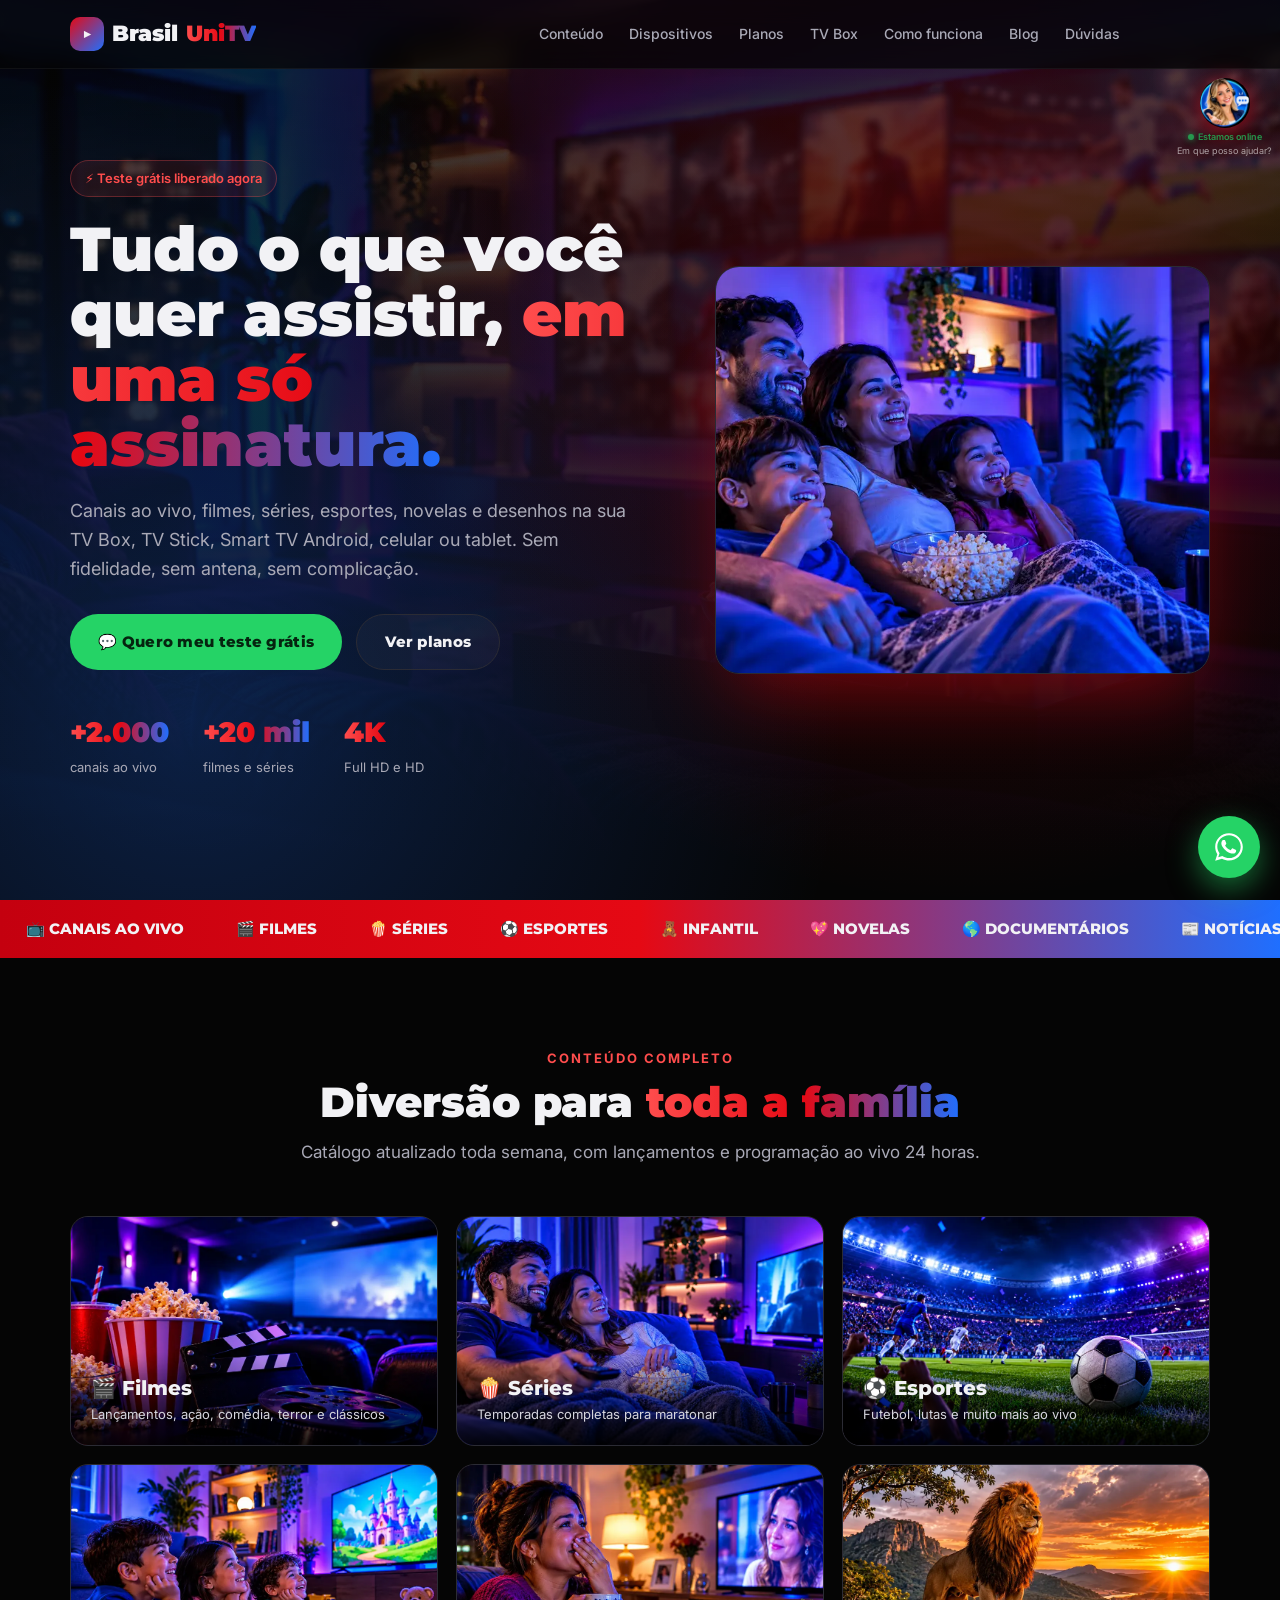
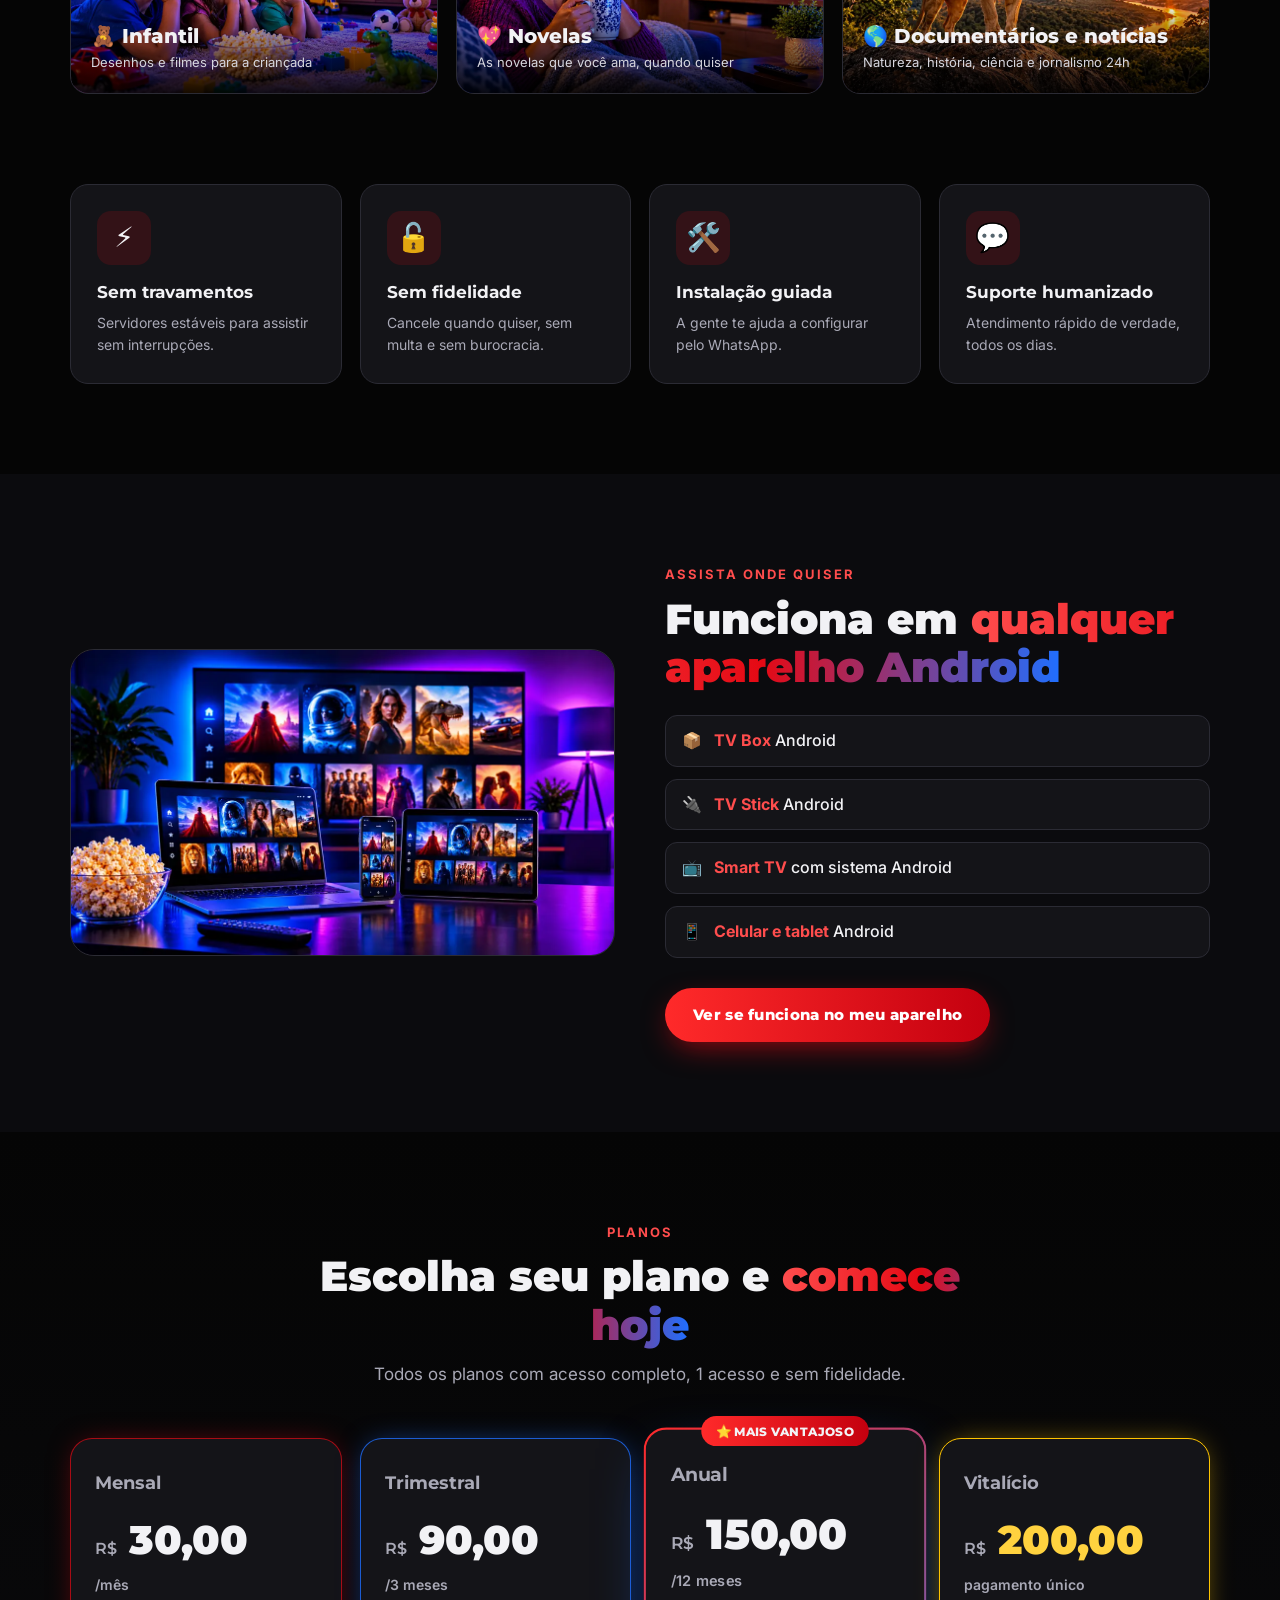
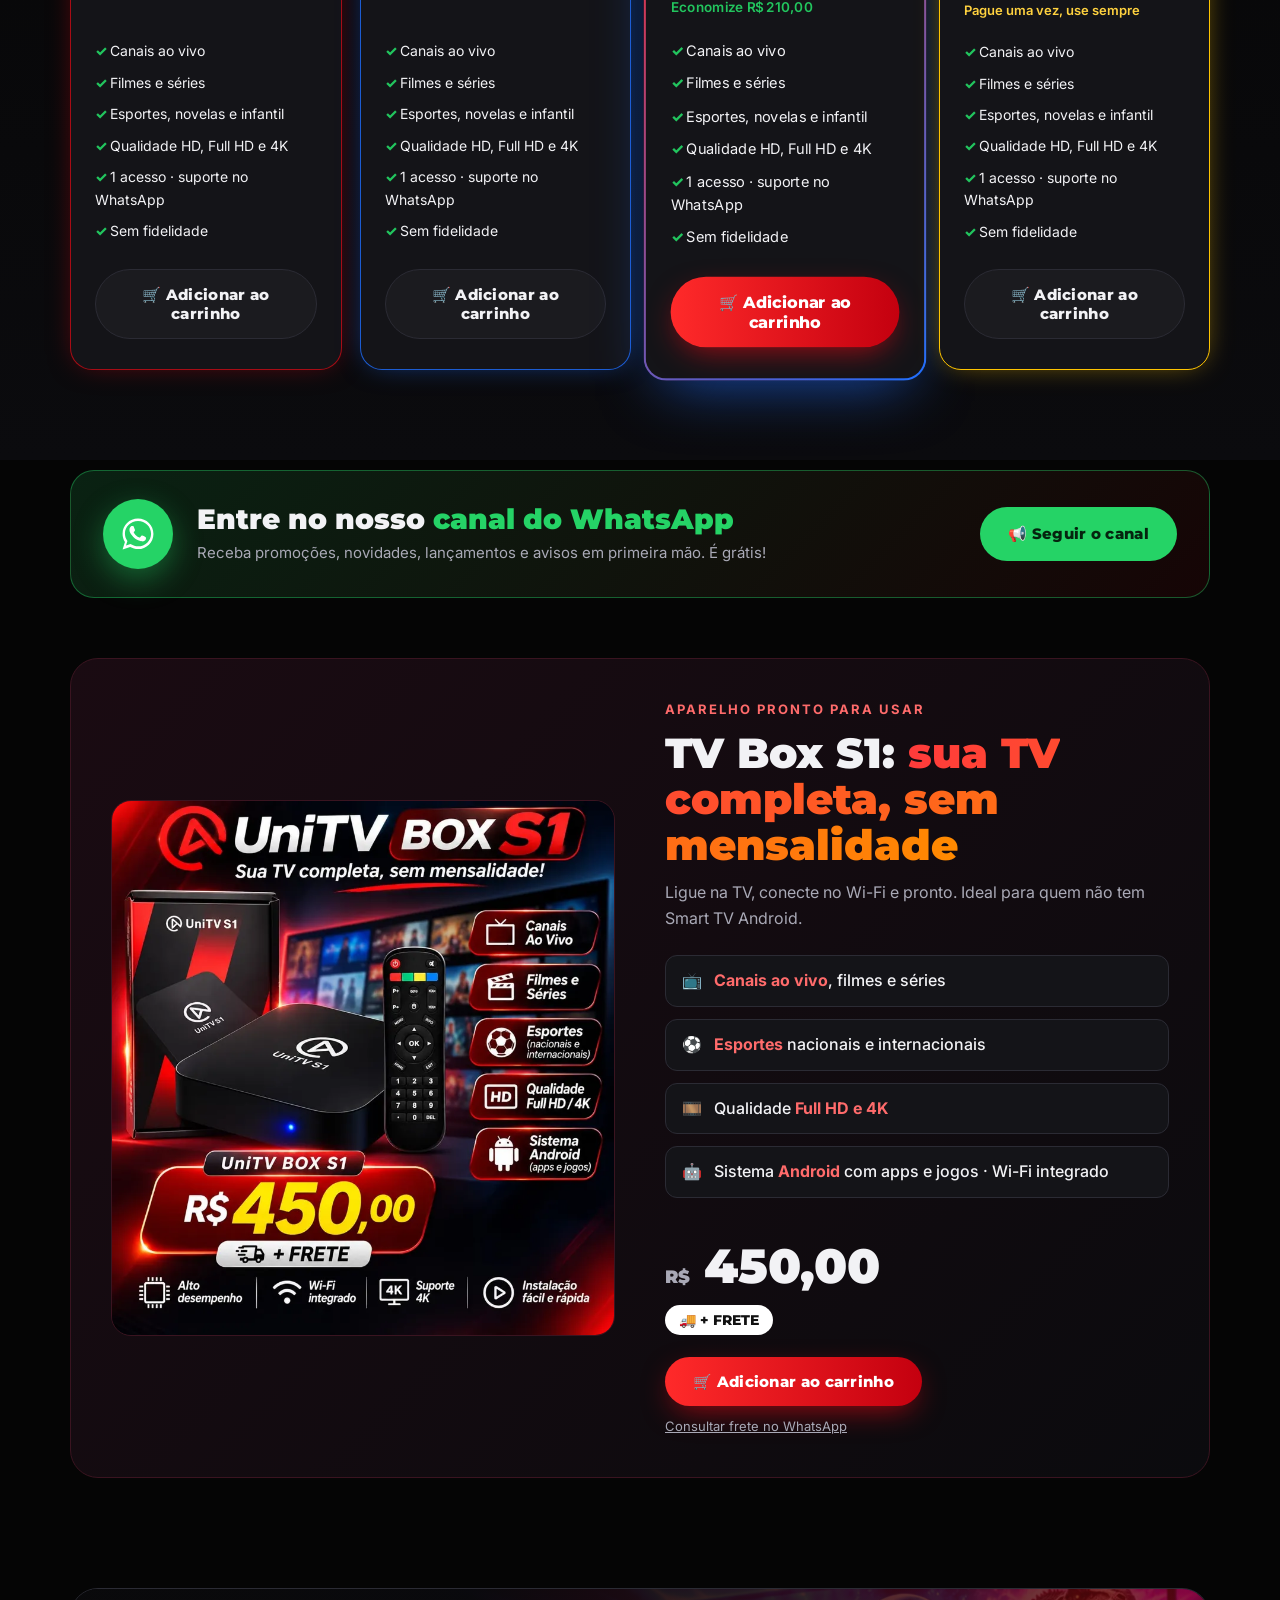
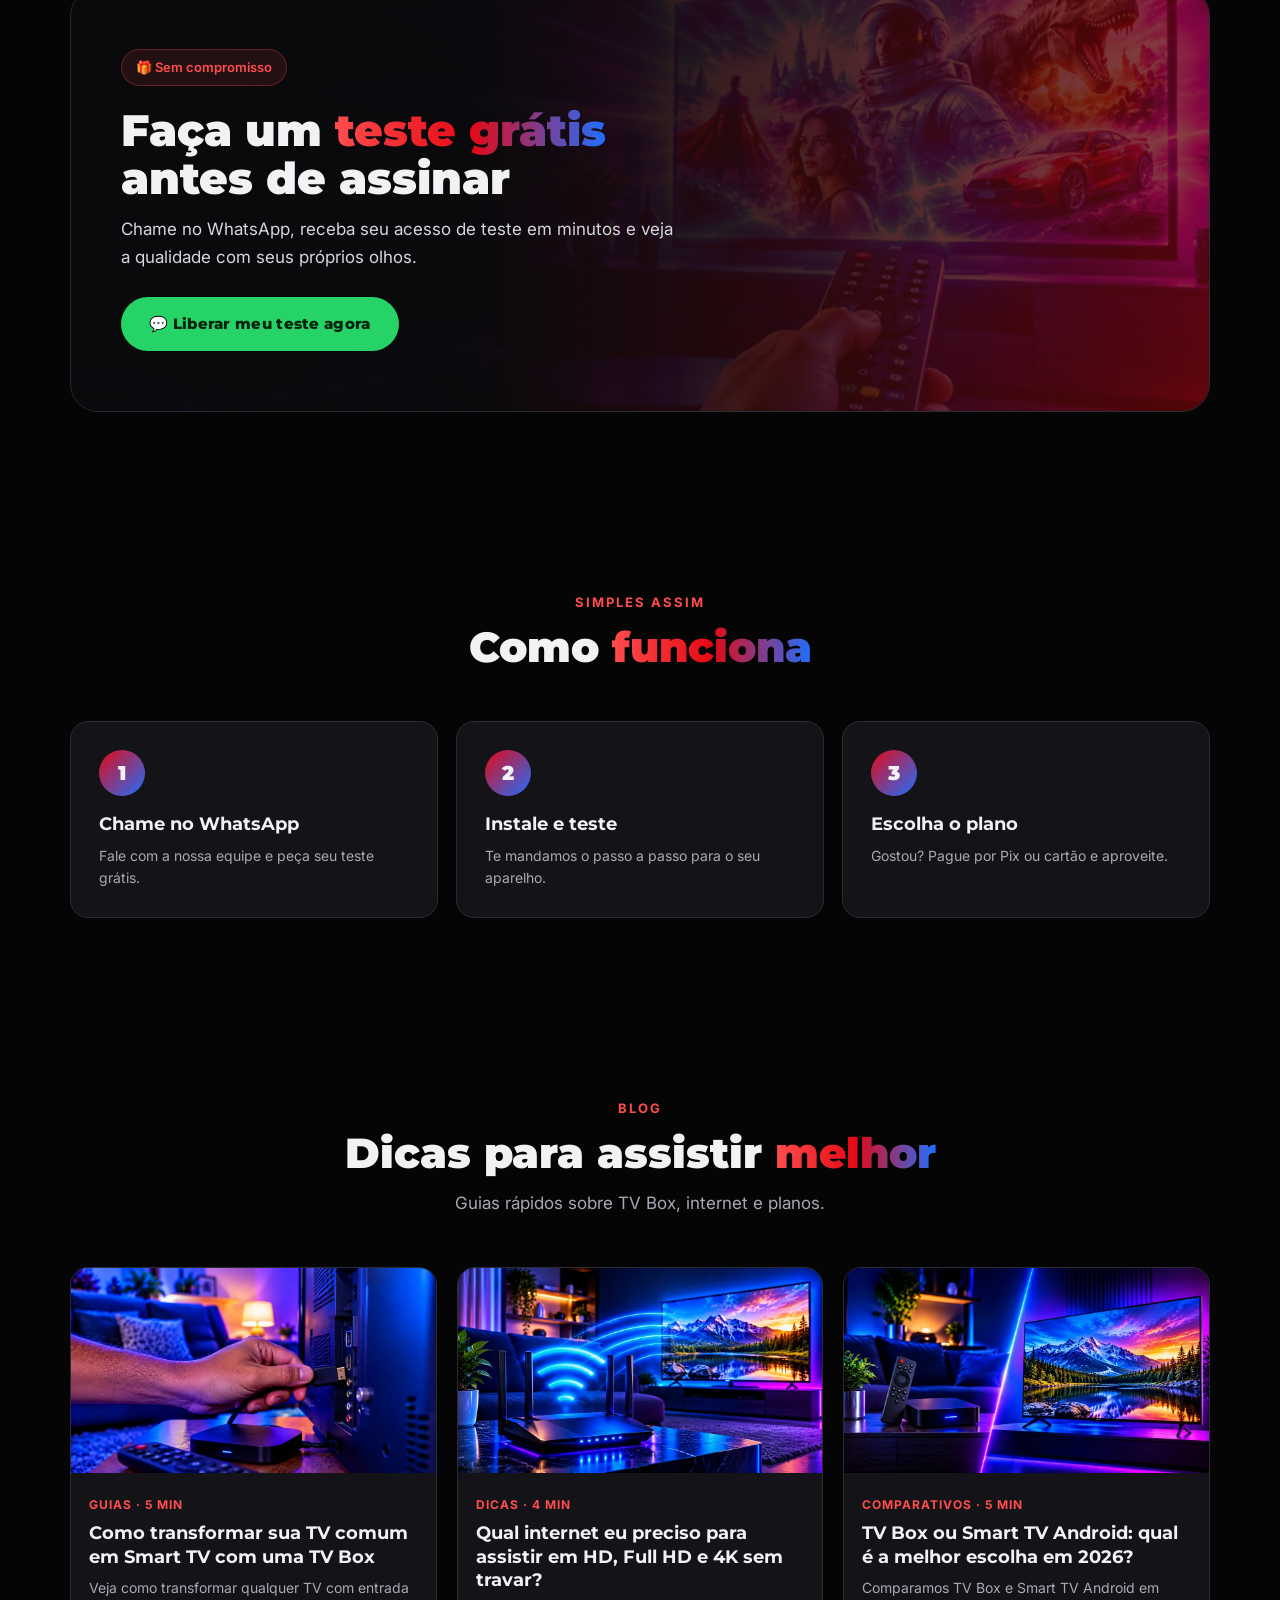
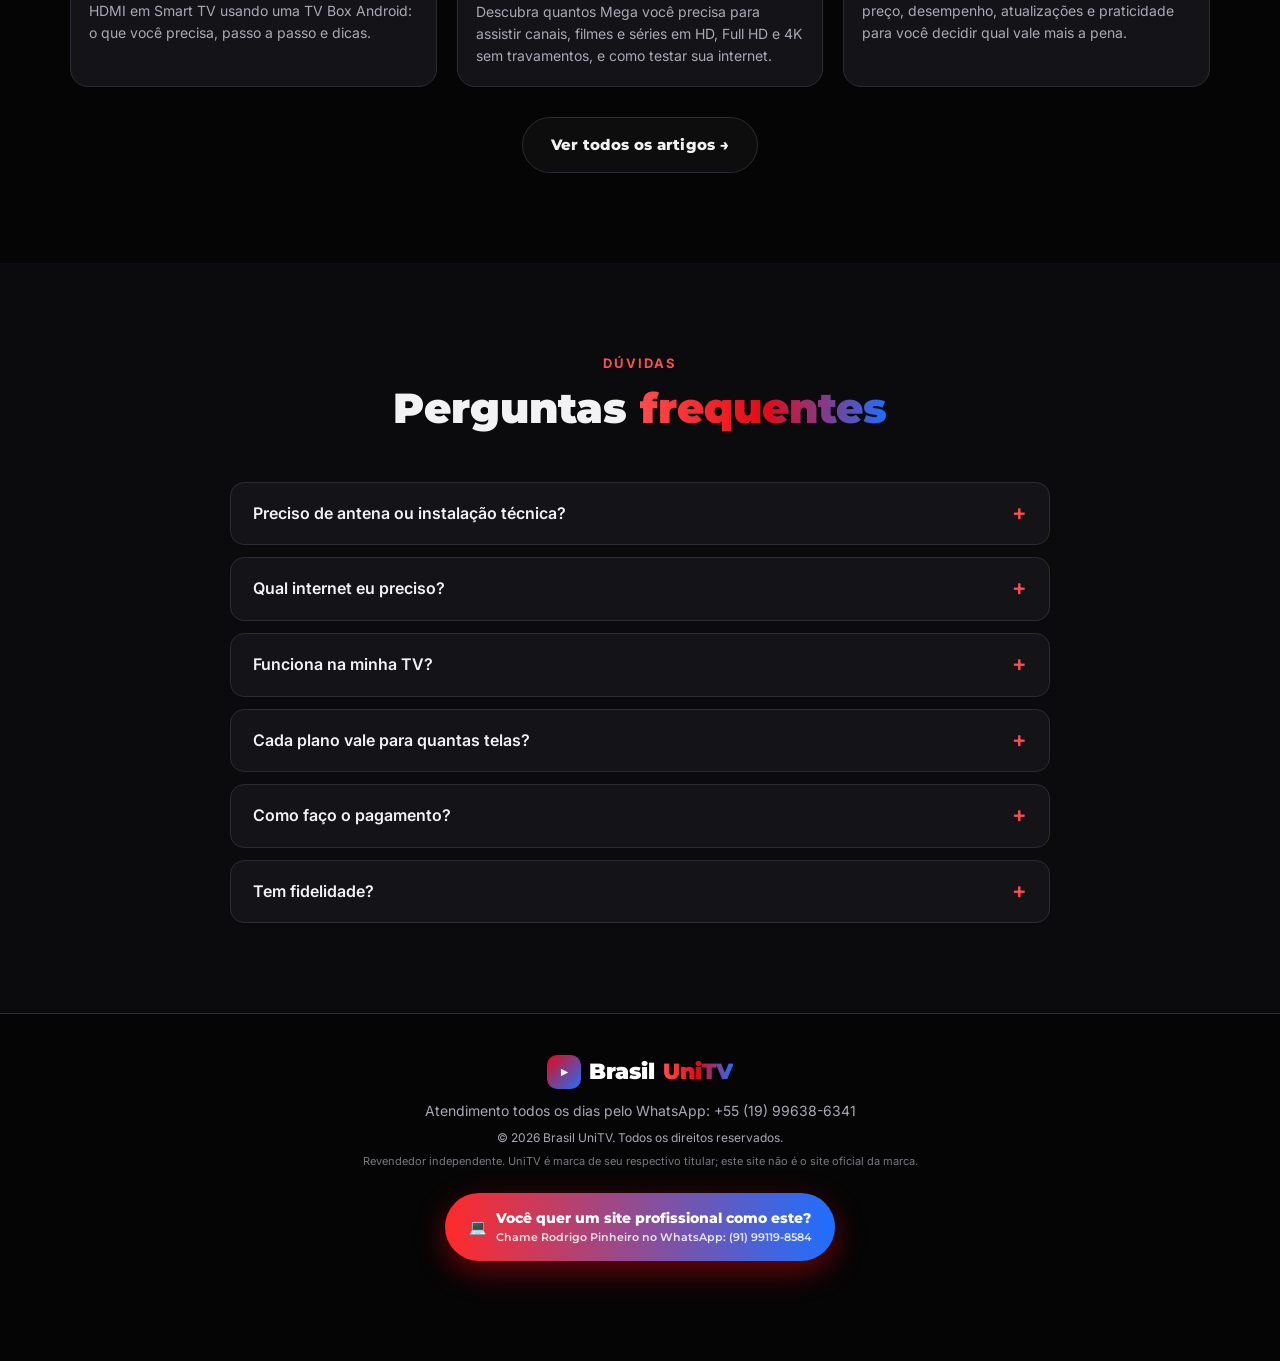
<file: index.html>
<!DOCTYPE html>
<html lang="pt-BR">
<head>
<meta charset="UTF-8">
<meta name="viewport" content="width=device-width, initial-scale=1.0">
<title>Brasil UniTV — Canais, Filmes e Séries em um só lugar</title>
<meta name="description" content="Assine a Brasil UniTV: canais ao vivo, filmes e séries na TV, celular e computador. Teste grátis pelo WhatsApp.">
<meta property="og:title" content="Brasil UniTV — Teste grátis hoje">
<meta property="og:description" content="Canais, filmes e séries em todas as telas. Planos a partir de R$ 29,90.">
<meta property="og:image" content="img/og-compartilhamento.jpg">
<link rel="preconnect" href="https://fonts.googleapis.com">
<link href="https://fonts.googleapis.com/css2?family=Montserrat:wght@500;700;800;900&family=Inter:wght@400;500;600&display=swap" rel="stylesheet">
<style>
:root{--bg:#050505;--bg2:#0b0b0e;--card:#141418;--line:#2b2b34;--azul:#e50914;--ciano:#ff4d4d;--roxo:#1f6fff;--txt:#f2f2f5;--mut:#a9a9b6;--verde:#22c55e;--whats:#25d366}
*{box-sizing:border-box;margin:0;padding:0}
html{scroll-behavior:smooth}
body{font-family:Inter,system-ui,sans-serif;background:var(--bg);color:var(--txt);line-height:1.6;overflow-x:hidden}
h1,h2,h3,.logo,.btn{font-family:Montserrat,sans-serif}
a{color:inherit;text-decoration:none}
.wrap{max-width:1180px;margin:0 auto;padding:0 20px}
.grad{background:linear-gradient(90deg,var(--ciano),var(--azul),var(--roxo));-webkit-background-clip:text;background-clip:text;color:transparent}
.btn{display:inline-flex;align-items:center;justify-content:center;gap:8px;padding:15px 28px;border-radius:999px;font-weight:800;font-size:15px;letter-spacing:.3px;cursor:pointer;border:0;transition:.25s}
.btn-pri{background:linear-gradient(90deg,#ff2a2a,#c4000f);color:#fff;box-shadow:0 10px 30px -8px rgba(229,9,20,.7)}
.btn-pri:hover{transform:translateY(-2px);box-shadow:0 16px 40px -8px rgba(31,111,255,.8)}
.btn-whats{background:var(--whats);color:#05240f}
.btn-whats:hover{transform:translateY(-2px);filter:brightness(1.08)}
.btn-out{border:1.5px solid var(--line);color:var(--txt);background:rgba(255,255,255,.03)}
.btn-out:hover{border-color:var(--azul)}
/* imagens com fallback */
.ph{position:relative;overflow:hidden;background:linear-gradient(135deg,#1c0a0e,#0a1636)}
.ph img{position:absolute;inset:0;width:100%;height:100%;object-fit:cover}
/* topo */
header{position:fixed;top:0;left:0;right:0;z-index:50;background:rgba(5,5,5,.75);backdrop-filter:blur(12px);border-bottom:1px solid rgba(255,255,255,.05)}
.nav{display:flex;align-items:center;justify-content:space-between;gap:16px;height:68px;padding-right:20px}
.nav .menu{margin-left:auto;margin-right:90px}
.logo{font-weight:900;font-size:22px;display:flex;align-items:center;gap:8px}
.logo span.star{display:inline-grid;place-items:center;width:34px;height:34px;border-radius:10px;background:linear-gradient(135deg,var(--azul),var(--roxo));font-size:17px}
.menu{display:flex;gap:26px;font-size:14px;color:var(--mut);font-weight:500}
.menu a:hover{color:#fff}
@media(max-width:900px){.menu{display:none}.nav{padding-right:20px}.logo{font-size:18px}
.cart-btn{top:auto;right:auto;left:16px;bottom:24px;z-index:90;padding:14px 18px;font-size:16px;background:linear-gradient(90deg,var(--azul),var(--roxo));border:0;box-shadow:0 10px 30px rgba(229,9,20,.5)}}

/* hero */
.hero{position:relative;min-height:100vh;display:flex;align-items:center;padding:110px 0 70px}
.hero .bgimg{position:absolute;inset:0;z-index:-2}
.hero .bgimg img{width:100%;height:100%;object-fit:cover;opacity:.35}
.hero::after{content:"";position:absolute;inset:0;z-index:-1;background:radial-gradient(circle at 75% 30%,rgba(229,9,20,.25),transparent 55%),radial-gradient(circle at 15% 80%,rgba(31,111,255,.25),transparent 50%),linear-gradient(180deg,rgba(5,5,5,.3),var(--bg) 95%)}
.hero-grid{display:grid;grid-template-columns:1.1fr .9fr;gap:40px;align-items:center}
.tag{display:inline-flex;align-items:center;gap:8px;padding:7px 14px;border-radius:999px;background:rgba(255,77,77,.1);border:1px solid rgba(255,77,77,.3);color:var(--ciano);font-size:13px;font-weight:600;margin-bottom:20px}
.hero h1{font-size:clamp(34px,5.5vw,62px);line-height:1.05;font-weight:900;margin-bottom:20px}
.hero p.sub{font-size:18px;color:var(--mut);max-width:560px;margin-bottom:30px}
.cta{display:flex;gap:14px;flex-wrap:wrap}
.nums{display:flex;gap:34px;margin-top:40px;flex-wrap:wrap}
.nums b{display:block;font-family:Montserrat;font-size:28px;font-weight:900}
.nums small{color:var(--mut);font-size:13px}
.hero-img{aspect-ratio:4/3.3;border-radius:24px;border:1px solid var(--line);box-shadow:0 30px 80px -20px rgba(229,9,20,.5)}
@media(max-width:900px){.hero-grid{grid-template-columns:1fr}.hero-img{order:-1}}
/* seções */
section{padding:90px 0}
.sec-head{text-align:center;max-width:680px;margin:0 auto 50px}
.sec-head h2{font-size:clamp(28px,4vw,42px);font-weight:900;line-height:1.15;margin-bottom:12px}
.sec-head p{color:var(--mut);font-size:17px}
.kicker{color:var(--ciano);font-weight:700;font-size:13px;letter-spacing:2px;text-transform:uppercase;margin-bottom:10px;display:block}
/* faixa */
.faixa{background:linear-gradient(90deg,#c4000f,#e50914 50%,#1f6fff);padding:16px 0;overflow:hidden;white-space:nowrap}
.faixa div{display:inline-block;animation:rola 30s linear infinite;font-family:Montserrat;font-weight:800;font-size:15px}
.faixa span{margin:0 26px}
@keyframes rola{to{transform:translateX(-50%)}}
/* categorias */
.cats{display:grid;grid-template-columns:repeat(3,1fr);gap:18px}
.cat{aspect-ratio:16/10;border-radius:18px;border:1px solid var(--line);transition:.3s}
.cat:hover{transform:translateY(-6px);border-color:var(--azul)}
.cat .lbl{position:absolute;inset:auto 0 0 0;padding:20px;background:linear-gradient(transparent,rgba(0,0,0,.9));z-index:2}
.cat h3{font-size:20px;font-weight:800}
.cat p{font-size:13px;color:#d6d6de}
@media(max-width:900px){.cats{grid-template-columns:repeat(2,1fr)}}
@media(max-width:560px){.cats{grid-template-columns:1fr}}
/* vantagens */
.vant{display:grid;grid-template-columns:repeat(4,1fr);gap:18px}
.v{background:var(--card);border:1px solid var(--line);border-radius:18px;padding:26px}
.v i{font-style:normal;font-size:28px;display:inline-grid;place-items:center;width:54px;height:54px;border-radius:14px;background:rgba(229,9,20,.15);margin-bottom:14px}
.v h3{font-size:17px;margin-bottom:6px}
.v p{color:var(--mut);font-size:14px}
@media(max-width:900px){.vant{grid-template-columns:repeat(2,1fr)}}
@media(max-width:560px){.vant{grid-template-columns:1fr}}
/* dispositivos */
.disp{display:grid;grid-template-columns:1fr 1fr;gap:50px;align-items:center}
.disp-img{aspect-ratio:16/9;border-radius:24px;border:1px solid var(--line)}
.lista{list-style:none;display:grid;gap:12px;margin:24px 0 30px}
.lista li{display:flex;gap:12px;align-items:center;background:var(--card);border:1px solid var(--line);border-radius:12px;padding:12px 16px;font-weight:500}
.lista li b{color:var(--ciano)}
@media(max-width:900px){.disp{grid-template-columns:1fr}}
/* planos */
#planos{background:linear-gradient(180deg,var(--bg),var(--bg2))}
.planos{display:grid;grid-template-columns:repeat(4,1fr);gap:18px;align-items:stretch}
.plano{position:relative;background:var(--card);border:1px solid var(--line);border-radius:22px;padding:30px 24px;display:flex;flex-direction:column}
.plano.destaque{border:2px solid transparent;background:linear-gradient(var(--card),var(--card)) padding-box,linear-gradient(135deg,var(--ciano),var(--roxo)) border-box;transform:scale(1.04);box-shadow:0 20px 60px -20px rgba(31,111,255,.7)}
.selo{position:absolute;top:-13px;left:50%;transform:translateX(-50%);background:linear-gradient(90deg,#ff2a2a,#c4000f);padding:5px 14px;border-radius:999px;font-size:12px;font-weight:800;font-family:Montserrat;white-space:nowrap}
.plano.c-vermelho{border-color:rgba(229,9,20,.7);box-shadow:0 0 30px -10px rgba(229,9,20,.6)}
.plano.c-azul{border-color:rgba(31,111,255,.8);box-shadow:0 0 30px -10px rgba(31,111,255,.7)}
.plano.c-ouro{border-color:#ffc400;box-shadow:0 0 30px -10px rgba(255,196,0,.7)}
.plano.c-ouro .eco,.plano.c-ouro .preco{color:#ffd23f}
.plano.destaque{background:linear-gradient(var(--card),var(--card)) padding-box,linear-gradient(135deg,#ff2a2a,#1f6fff) border-box!important}
.plano h3{font-size:18px;color:var(--mut);font-weight:700}
.preco{font-family:Montserrat;font-weight:900;font-size:40px;margin:10px 0 2px}
.preco small{font-size:16px;color:var(--mut);font-weight:600}
.per{color:var(--mut);font-size:14px;font-weight:600;margin-bottom:4px}
.eco{color:var(--verde);font-size:13px;font-weight:600;min-height:20px}
.plano ul{list-style:none;margin:20px 0 26px;display:grid;gap:9px;font-size:14px;flex:1}
.plano li::before{content:"✓ ";color:var(--verde);font-weight:800}
.plano .btn{width:100%}
@media(max-width:1000px){.planos{grid-template-columns:repeat(2,1fr)}.plano.destaque{transform:none}}
@media(max-width:560px){.planos{grid-template-columns:1fr}}
/* teste grátis */
.teste{position:relative;border-radius:28px;overflow:hidden;padding:60px 50px;border:1px solid var(--line)}
.teste .bgimg{position:absolute;inset:0;z-index:0}
.teste .bgimg img{width:100%;height:100%;object-fit:cover;opacity:.35}
.teste::before{content:"";position:absolute;inset:0;z-index:1;background:linear-gradient(90deg,rgba(10,10,12,.95) 35%,rgba(229,9,20,.35))}
.teste>.in{position:relative;z-index:2;max-width:560px}
.teste h2{font-size:clamp(28px,4vw,44px);font-weight:900;line-height:1.1;margin-bottom:14px}
.teste p{color:#d6d6de;margin-bottom:26px;font-size:17px}
@media(max-width:560px){.teste{padding:40px 24px}}
/* passos */
.passos{display:grid;grid-template-columns:repeat(3,1fr);gap:18px;counter-reset:p}
.passo{background:var(--card);border:1px solid var(--line);border-radius:18px;padding:28px;position:relative}
.passo::before{counter-increment:p;content:counter(p);font-family:Montserrat;font-weight:900;font-size:20px;display:grid;place-items:center;width:46px;height:46px;border-radius:50%;background:linear-gradient(135deg,var(--azul),var(--roxo));margin-bottom:14px}
.passo h3{font-size:18px;margin-bottom:6px}
.passo p{color:var(--mut);font-size:14px}
@media(max-width:800px){.passos{grid-template-columns:1fr}}
/* tv box */
.box{display:grid;grid-template-columns:1fr 1fr;gap:50px;align-items:center;background:linear-gradient(135deg,#1a0b12,#0b0b0e);border:1px solid #3a1420;border-radius:28px;padding:40px}
.box-img{border-radius:20px;overflow:hidden;border:1px solid #3a1420}
.box-img img{width:100%;display:block}
.box h2{font-size:clamp(28px,4vw,42px);font-weight:900;line-height:1.1;margin:8px 0 12px}
.box .red{background:linear-gradient(90deg,#ff3b3b,#ff8a00);-webkit-background-clip:text;background-clip:text;color:transparent}
.box-preco{font-family:Montserrat;font-weight:900;font-size:48px;margin:18px 0 0}
.box-preco small{font-size:18px;color:var(--mut)}
.frete{display:inline-block;background:#fff;color:#111;font-weight:800;font-family:Montserrat;border-radius:999px;padding:4px 14px;font-size:14px;margin-bottom:22px}
.box .lista li b{color:#ff6b6b}
@media(max-width:900px){.box{grid-template-columns:1fr;padding:24px}}
/* carrinho */
.cart-btn{position:fixed;top:14px;right:20px;z-index:60;display:inline-flex;align-items:center;gap:6px;background:rgba(255,255,255,.06);border:1px solid var(--line);border-radius:999px;padding:8px 14px;font-weight:700;font-size:14px;cursor:pointer;color:#fff;font-family:Montserrat}
.cart-btn.vazio-c{display:none}
.cart-btn .qtd{background:var(--whats);color:#05240f;border-radius:999px;min-width:20px;height:20px;display:inline-grid;place-items:center;font-size:12px;padding:0 5px}
.cart-bg{position:fixed;inset:0;background:rgba(0,0,0,.6);z-index:110;display:none}
.cart{position:fixed;top:0;right:0;bottom:0;width:min(400px,100vw);background:#0e0e12;border-left:1px solid var(--line);z-index:120;transform:translateX(100%);transition:.3s;display:flex;flex-direction:column}
.cart.aberto{transform:none}.cart.aberto+.cart-bg,.cart-bg.on{display:block}
.cart-h{display:flex;justify-content:space-between;align-items:center;padding:18px 20px;border-bottom:1px solid var(--line)}
.cart-h b{font-family:Montserrat;font-size:18px}.cart-h button{background:none;border:0;color:#fff;font-size:26px;cursor:pointer}
.cart-itens{flex:1;overflow-y:auto;padding:16px 20px;display:grid;gap:12px;align-content:start}
.ci{background:var(--card);border:1px solid var(--line);border-radius:14px;padding:14px;display:grid;grid-template-columns:1fr auto;gap:8px;align-items:center}
.ci b{font-size:15px}.ci small{color:var(--mut);display:block;font-size:12px}
.qt{display:flex;align-items:center;gap:8px}.qt button{width:30px;height:30px;border-radius:50%;border:1px solid var(--line);background:#0b0b0e;color:#fff;cursor:pointer;font-size:16px}
.rm{background:none;border:0;color:#ff7b7b;font-size:12px;cursor:pointer;text-align:left;padding:0}
.cart-f{padding:18px 20px;border-top:1px solid var(--line)}
.tot{display:flex;justify-content:space-between;font-family:Montserrat;font-weight:900;font-size:22px;margin-bottom:4px}
.cart-f p{color:var(--mut);font-size:12px;margin-bottom:14px}
.cart-f .btn{width:100%}
.vazio{color:var(--mut);text-align:center;padding:40px 10px}
.toast{position:fixed;left:50%;top:80px;transform:translateX(-50%) translateY(20px);background:var(--whats);color:#05240f;font-weight:700;padding:12px 20px;border-radius:999px;z-index:130;opacity:0;transition:.3s;pointer-events:none;font-size:14px}
.toast.on{opacity:1;transform:translateX(-50%)}
@media(max-width:900px){.cart-btn{top:auto;right:auto;left:16px;bottom:24px;z-index:90;padding:14px 18px;font-size:16px;background:linear-gradient(90deg,var(--azul),var(--roxo));border:0;box-shadow:0 10px 30px rgba(229,9,20,.5)}}
.mini-link{display:block;text-align:center;font-size:13px;color:var(--mut);margin-top:10px;text-decoration:underline}
/* blog home */
.blog-grid{display:grid;grid-template-columns:repeat(3,1fr);gap:20px}
.blog-grid .card{background:var(--card);border:1px solid var(--line);border-radius:18px;overflow:hidden;transition:.25s;display:flex;flex-direction:column}
.blog-grid .card:hover{transform:translateY(-5px);border-color:var(--azul)}
.blog-grid .ph{aspect-ratio:16/9}.blog-grid .in{padding:18px}.blog-grid h3{font-size:18px;line-height:1.3;margin:6px 0 8px}.blog-grid p{color:var(--mut);font-size:14px}
.blog-grid .meta{font-size:12px;color:var(--ciano);font-weight:700;text-transform:uppercase;letter-spacing:1px}
@media(max-width:900px){.blog-grid{grid-template-columns:1fr}}
/* canal whatsapp */
.canal{display:flex;align-items:center;gap:24px;background:linear-gradient(135deg,rgba(37,211,102,.14),rgba(229,9,20,.08));border:1px solid rgba(37,211,102,.4);border-radius:24px;padding:28px 32px}
.canal .ic{flex:none;width:70px;height:70px;border-radius:50%;background:var(--whats);display:grid;place-items:center;box-shadow:0 10px 30px rgba(37,211,102,.4)}
.canal .ic svg{width:38px;height:38px;fill:#fff}
.canal h2{font-size:clamp(22px,3vw,28px);font-weight:900;line-height:1.2;margin-bottom:4px}
.canal p{color:var(--mut);font-size:15px}
.canal .btn{margin-left:auto;flex:none}
@media(max-width:800px){.canal{flex-direction:column;text-align:center;padding:26px 20px}.canal .btn{margin:6px 0 0;width:100%}}
/* criador */
.criador{display:inline-flex;align-items:center;gap:10px;margin-top:22px;padding:14px 24px;border-radius:999px;background:linear-gradient(90deg,#ff2a2a,#1f6fff,#ff2a2a);background-size:200% 100%;color:#fff;font-family:Montserrat;font-weight:800;font-size:14px;animation:brilho 3s linear infinite,quica 2s ease-in-out infinite;box-shadow:0 10px 30px rgba(229,9,20,.45)}
.criador small{display:block;font-weight:600;font-size:11px;opacity:.85}
@keyframes brilho{to{background-position:200% 0}}
@keyframes quica{0%,100%{transform:translateY(0)}50%{transform:translateY(-5px)}}
.pop-bg{position:fixed;inset:0;background:rgba(0,0,0,.75);z-index:200;display:none;place-items:center;padding:20px}
.pop-bg.on{display:grid;animation:entra .3s ease}
.pop{position:relative;max-width:420px;width:100%;background:#0e0e12;border:1px solid var(--line);border-radius:24px;padding:34px 26px 26px;text-align:center;box-shadow:0 30px 80px rgba(229,9,20,.35)}
.pop .x{position:absolute;top:10px;right:14px;background:none;border:0;color:#fff;font-size:26px;cursor:pointer}
.pop .emo{font-size:44px}
.pop h3{font-family:Montserrat;font-size:24px;font-weight:900;line-height:1.2;margin:10px 0 8px}
.pop p{color:var(--mut);font-size:15px;margin-bottom:20px}
.pop .btn{width:100%}
/* faq */
.faq{max-width:820px;margin:0 auto;display:grid;gap:12px}
details{background:var(--card);border:1px solid var(--line);border-radius:14px;padding:18px 22px}
summary{cursor:pointer;font-weight:600;list-style:none;display:flex;justify-content:space-between;gap:10px}
summary::after{content:"+";color:var(--ciano);font-size:22px;line-height:1}
details[open] summary::after{content:"–"}
details p{color:var(--mut);margin-top:10px;font-size:15px}
/* rodapé */
footer{border-top:1px solid var(--line);padding:40px 0 100px;color:var(--mut);font-size:14px;text-align:center}
footer .logo{justify-content:center;color:#fff;margin-bottom:10px}
/* ===== WHATSAPP FLUTUANTE (embaixo, direita) ===== */
.whats-float{position:fixed;right:20px;bottom:22px;z-index:90;width:62px;height:62px;border-radius:50%;background:var(--whats);display:grid;place-items:center;box-shadow:0 10px 30px rgba(37,211,102,.5);animation:pulsa 2s infinite,piscaW 1.2s infinite}
@keyframes piscaW{0%,100%{opacity:1;transform:scale(1)}50%{opacity:.55;transform:scale(1.08)}}
.whats-float svg{width:34px;height:34px;fill:#fff}
@keyframes pulsa{0%{box-shadow:0 0 0 0 rgba(37,211,102,.6)}70%{box-shadow:0 0 0 18px rgba(37,211,102,0)}100%{box-shadow:0 0 0 0 rgba(37,211,102,0)}}
/* ===== CHATBOT (em cima, direita) ===== */
.bot-btn{position:fixed;top:78px;right:8px;z-index:100;display:flex;flex-direction:column;align-items:center;gap:2px;cursor:pointer;background:none;border:0}
.bot-btn img{width:50px;height:50px;border-radius:50%;object-fit:cover;filter:drop-shadow(0 4px 12px rgba(229,9,20,.6))}
.online{font-size:9px;color:var(--verde);font-weight:600;display:flex;align-items:center;gap:4px;white-space:nowrap;opacity:.75;animation:pisca 1.4s infinite}
.ajuda{font-size:9px;color:#fff;opacity:.6;white-space:nowrap;margin-top:-2px;animation:pisca 1.4s infinite}
.online::before{content:"";width:6px;height:6px;border-radius:50%;background:var(--verde);box-shadow:0 0 6px var(--verde)}
@keyframes pisca{0%,100%{opacity:.8}50%{opacity:.2}}
.bot{position:fixed;top:150px;right:14px;z-index:100;width:min(360px,calc(100vw - 28px));height:min(500px,calc(100vh - 230px));background:#0e0e12;border:1px solid var(--line);border-radius:20px;display:none;flex-direction:column;overflow:hidden;box-shadow:0 30px 80px rgba(0,0,0,.6)}
.bot.aberto{display:flex;animation:entra .25s ease}
@keyframes entra{from{opacity:0;transform:translateY(-10px)}}
.bot-top{display:flex;align-items:center;gap:10px;padding:12px 14px;background:linear-gradient(90deg,var(--azul),var(--roxo))}
.bot-top img{width:40px;height:40px;border-radius:50%;background:#fff}
.bot-top b{font-family:Montserrat;font-size:14px;display:block}
.bot-top .online{color:#bbf7d0}.bot-top .online::before{background:#bbf7d0}
.bot-top button{margin-left:auto;background:none;border:0;color:#fff;font-size:22px;cursor:pointer}
.bot-msgs{flex:1;overflow-y:auto;padding:14px;display:flex;flex-direction:column;gap:10px}
.m{max-width:85%;padding:10px 13px;border-radius:14px;font-size:14px;line-height:1.45}
.m.b{background:var(--card);border:1px solid var(--line);align-self:flex-start;border-bottom-left-radius:4px}
.m.u{background:var(--azul);align-self:flex-end;border-bottom-right-radius:4px}
.ops{display:flex;flex-wrap:wrap;gap:6px}
.ops button{background:rgba(229,9,20,.12);border:1px solid rgba(229,9,20,.5);color:#ffd6d6;border-radius:999px;padding:7px 12px;font-size:13px;cursor:pointer}
.ops button:hover{background:var(--azul);color:#fff}
.digitando{font-size:12px;color:var(--mut);padding:0 14px 6px;display:none}
.bot-in{display:flex;gap:8px;padding:10px;border-top:1px solid var(--line)}
.bot-in input{flex:1;background:var(--card);border:1px solid var(--line);border-radius:999px;padding:10px 14px;color:#fff;font-size:14px;outline:none}
.bot-in button{background:var(--azul);border:0;color:#fff;width:42px;border-radius:50%;cursor:pointer;font-size:16px}
</style>
<script src="/js/stats.js" defer></script></head>
<body>

<!-- CHATBOT: botão no topo direito com "Estamos online" piscando -->
<div class="bot-btn" id="botBtn" role="button" aria-label="Abrir atendimento">
  <img src="[data-uri]" alt="Atendente">
  <span class="online">Estamos online</span>
  <span class="ajuda">Em que posso ajudar?</span>
</div>
<div class="bot" id="bot">
  <div class="bot-top">
    <img src="[data-uri]" alt="">
    <div><b>Júlia · Atendimento</b><span class="online">Estamos online</span></div>
    <button id="botFechar" aria-label="Fechar">×</button>
  </div>
  <div class="bot-msgs" id="msgs"></div>
  <div class="digitando" id="dig">Júlia está digitando…</div>
  <form class="bot-in" id="botForm"><input id="botTxt" placeholder="Digite sua dúvida…" autocomplete="off"><button aria-label="Enviar">➤</button></form>
</div>

<aside class="cart" id="cart">
  <div class="cart-h"><b>🛒 Seu carrinho</b><button id="cartFechar" aria-label="Fechar">×</button></div>
  <div class="cart-itens" id="cartItens"></div>
  <div class="cart-f">
    <div class="tot"><span>Total</span><span id="cartTot">R$ 0,00</span></div>
    <p id="cartObs">Pagamento por Pix ou cartão, combinado no WhatsApp.</p>
    <a class="btn btn-whats" id="cartFinal">💬 Finalizar pedido no WhatsApp</a>
    <a href="#planos" class="mini-link" id="cartMais">Continuar escolhendo</a>
  </div>
</aside>
<div class="cart-bg" id="cartBg"></div>
<button class="cart-btn vazio-c" id="cartBtn" aria-label="Abrir carrinho">🛒 <span class="qtd" id="cartQtd">0</span></button>
<div class="toast" id="toast">✓ Adicionado ao carrinho</div>

<header><div class="wrap nav">
  <a href="#topo" class="logo"><span class="star">▶</span>Brasil <span class="grad">UniTV</span></a>
  <nav class="menu"><a href="#conteudo">Conteúdo</a><a href="#dispositivos">Dispositivos</a><a href="#planos">Planos</a><a href="#tvbox">TV Box</a><a href="#como">Como funciona</a><a href="blog/index.html">Blog</a><a href="#faq">Dúvidas</a></nav>
</div></header>

<section class="hero" id="topo">
  <div class="bgimg"><img src="img/hero-fundo.webp" alt="" onerror="this.remove()"></div>
  <div class="wrap hero-grid">
    <div>
      <span class="tag">⚡ Teste grátis liberado agora</span>
      <h1>Tudo o que você quer assistir, <span class="grad">em uma só assinatura.</span></h1>
      <p class="sub">Canais ao vivo, filmes, séries, esportes, novelas e desenhos na sua TV Box, TV Stick, Smart TV Android, celular ou tablet. Sem fidelidade, sem antena, sem complicação.</p>
      <div class="cta">
        <a class="btn btn-whats" data-msg="Olá! Gostaria de fazer um teste do UniTV">💬 Quero meu teste grátis</a>
        <a class="btn btn-out" href="#planos">Ver planos</a>
      </div>
      <div class="nums">
        <div><b class="grad">+2.000</b><small>canais ao vivo</small></div>
        <div><b class="grad">+20 mil</b><small>filmes e séries</small></div>
        <div><b class="grad">4K</b><small>Full HD e HD</small></div>
      </div>
    </div>
    <div class="ph hero-img"><img src="img/hero-destaque.webp" alt="Família assistindo TV" onerror="this.remove()"></div>
  </div>
</section>

<div class="faixa"><div>
  <span>📺 CANAIS AO VIVO</span><span>🎬 FILMES</span><span>🍿 SÉRIES</span><span>⚽ ESPORTES</span><span>🧸 INFANTIL</span><span>💖 NOVELAS</span><span>🌎 DOCUMENTÁRIOS</span><span>📰 NOTÍCIAS</span>
  <span>📺 CANAIS AO VIVO</span><span>🎬 FILMES</span><span>🍿 SÉRIES</span><span>⚽ ESPORTES</span><span>🧸 INFANTIL</span><span>💖 NOVELAS</span><span>🌎 DOCUMENTÁRIOS</span><span>📰 NOTÍCIAS</span>
</div></div>

<section id="conteudo"><div class="wrap">
  <div class="sec-head"><span class="kicker">Conteúdo completo</span><h2>Diversão para <span class="grad">toda a família</span></h2><p>Catálogo atualizado toda semana, com lançamentos e programação ao vivo 24 horas.</p></div>
  <div class="cats">
    <div class="ph cat"><img src="img/cat-filmes.webp" alt="" onerror="this.remove()"><div class="lbl"><h3>🎬 Filmes</h3><p>Lançamentos, ação, comédia, terror e clássicos</p></div></div>
    <div class="ph cat"><img src="img/cat-series.webp" alt="" onerror="this.remove()"><div class="lbl"><h3>🍿 Séries</h3><p>Temporadas completas para maratonar</p></div></div>
    <div class="ph cat"><img src="img/cat-esportes.webp" alt="" onerror="this.remove()"><div class="lbl"><h3>⚽ Esportes</h3><p>Futebol, lutas e muito mais ao vivo</p></div></div>
    <div class="ph cat"><img src="img/cat-infantil.webp" alt="" onerror="this.remove()"><div class="lbl"><h3>🧸 Infantil</h3><p>Desenhos e filmes para a criançada</p></div></div>
    <div class="ph cat"><img src="img/cat-novelas.webp" alt="" onerror="this.remove()"><div class="lbl"><h3>💖 Novelas</h3><p>As novelas que você ama, quando quiser</p></div></div>
    <div class="ph cat"><img src="img/cat-documentarios.webp" alt="" onerror="this.remove()"><div class="lbl"><h3>🌎 Documentários e notícias</h3><p>Natureza, história, ciência e jornalismo 24h</p></div></div>
  </div>
</div></section>

<section style="padding-top:0"><div class="wrap">
  <div class="vant">
    <div class="v"><i>⚡</i><h3>Sem travamentos</h3><p>Servidores estáveis para assistir sem interrupções.</p></div>
    <div class="v"><i>🔓</i><h3>Sem fidelidade</h3><p>Cancele quando quiser, sem multa e sem burocracia.</p></div>
    <div class="v"><i>🛠️</i><h3>Instalação guiada</h3><p>A gente te ajuda a configurar pelo WhatsApp.</p></div>
    <div class="v"><i>💬</i><h3>Suporte humanizado</h3><p>Atendimento rápido de verdade, todos os dias.</p></div>
  </div>
</div></section>

<section id="dispositivos" style="background:var(--bg2)"><div class="wrap disp">
  <div class="ph disp-img"><img src="img/dispositivos.webp" alt="TV, celular, tablet e notebook" onerror="this.remove()"></div>
  <div>
    <span class="kicker">Assista onde quiser</span>
    <h2 style="font-size:clamp(28px,4vw,42px);font-weight:900;line-height:1.15">Funciona em <span class="grad">qualquer aparelho Android</span></h2>
    <ul class="lista">
      <li>📦 <span><b>TV Box</b> Android</span></li>
      <li>🔌 <span><b>TV Stick</b> Android</span></li>
      <li>📺 <span><b>Smart TV</b> com sistema Android</span></li>
      <li>📱 <span><b>Celular e tablet</b> Android</span></li>
    </ul>
    <a class="btn btn-pri" data-msg="Olá! Quero saber se funciona no meu aparelho.">Ver se funciona no meu aparelho</a>
  </div>
</div></section>

<section id="planos"><div class="wrap">
  <div class="sec-head"><span class="kicker">Planos</span><h2>Escolha seu plano e <span class="grad">comece hoje</span></h2><p>Todos os planos com acesso completo, 1 acesso e sem fidelidade.</p></div>
  <div class="planos" id="listaPlanos"></div>
</div></section>

<section id="canal" style="padding:10px 0 40px"><div class="wrap">
  <div class="canal">
    <div class="ic"><svg viewBox="0 0 32 32"><path d="M16 3C8.8 3 3 8.7 3 15.8c0 2.5.7 4.9 2 7L3 29l6.4-2c2 1.1 4.3 1.7 6.6 1.7 7.2 0 13-5.7 13-12.8S23.2 3 16 3zm0 23.4c-2.1 0-4.1-.6-5.9-1.7l-.4-.3-3.8 1.2 1.2-3.7-.3-.4c-1.2-1.8-1.8-3.8-1.8-5.9C5 9.8 9.9 5 16 5s11 4.8 11 10.7-4.9 10.7-11 10.7zm6-8c-.3-.2-2-1-2.3-1.1-.3-.1-.5-.2-.8.2-.2.3-.9 1.1-1.1 1.3-.2.2-.4.2-.7.1-.3-.2-1.4-.5-2.7-1.7-1-.9-1.7-2-1.9-2.3-.2-.3 0-.5.1-.7l.5-.6c.2-.2.2-.3.3-.6.1-.2 0-.4 0-.6l-1-2.5c-.3-.7-.6-.6-.8-.6h-.7c-.2 0-.6.1-.9.4-.3.3-1.2 1.2-1.2 2.9s1.2 3.3 1.4 3.6c.2.2 2.4 3.7 5.9 5.1 2.9 1.1 3.5.9 4.1.9.6-.1 2-.8 2.3-1.6.3-.8.3-1.5.2-1.6-.1-.2-.4-.3-.7-.4z"/></svg></div>
    <div><h2>Entre no nosso <span style="color:var(--whats)">canal do WhatsApp</span></h2>
    <p>Receba promoções, novidades, lançamentos e avisos em primeira mão. É grátis!</p></div>
    <a class="btn btn-whats" href="https://whatsapp.com/channel/0029VbE0XV48vd1R0qo6sL0X" target="_blank" rel="noopener">📢 Seguir o canal</a>
  </div>
</div></section>

<section id="tvbox" style="padding-top:20px"><div class="wrap">
  <div class="box">
    <div class="box-img"><img src="img/tvbox-s1.webp" alt="TV Box S1 com controle remoto"></div>
    <div>
      <span class="kicker" style="color:#ff6b6b">Aparelho pronto para usar</span>
      <h2>TV Box S1: <span class="red">sua TV completa, sem mensalidade</span></h2>
      <p style="color:var(--mut)">Ligue na TV, conecte no Wi-Fi e pronto. Ideal para quem não tem Smart TV Android.</p>
      <ul class="lista">
        <li>📺 <span><b>Canais ao vivo</b>, filmes e séries</span></li>
        <li>⚽ <span><b>Esportes</b> nacionais e internacionais</span></li>
        <li>🎞️ <span>Qualidade <b>Full HD e 4K</b></span></li>
        <li>🤖 <span>Sistema <b>Android</b> com apps e jogos · Wi-Fi integrado</span></li>
      </ul>
      <div class="box-preco"><small>R$</small> 450,00</div>
      <span class="frete">🚚 + FRETE</span><br>
      <button class="btn btn-pri" data-add="tvbox">🛒 Adicionar ao carrinho</button>
      <a class="mini-link" style="text-align:left" data-msg="Olá! Quero saber o valor do frete da TV Box S1 para minha cidade.">Consultar frete no WhatsApp</a>
    </div>
  </div>
</div></section>

<section style="padding-top:20px"><div class="wrap">
  <div class="teste">
    <div class="bgimg"><img src="img/banner-teste-gratis.webp" alt="" onerror="this.remove()"></div>
    <div class="in">
      <span class="tag">🎁 Sem compromisso</span>
      <h2>Faça um <span class="grad">teste grátis</span> antes de assinar</h2>
      <p>Chame no WhatsApp, receba seu acesso de teste em minutos e veja a qualidade com seus próprios olhos.</p>
      <a class="btn btn-whats" data-msg="Olá! Gostaria de fazer um teste do UniTV">💬 Liberar meu teste agora</a>
    </div>
  </div>
</div></section>

<section id="como"><div class="wrap">
  <div class="sec-head"><span class="kicker">Simples assim</span><h2>Como <span class="grad">funciona</span></h2></div>
  <div class="passos">
    <div class="passo"><h3>Chame no WhatsApp</h3><p>Fale com a nossa equipe e peça seu teste grátis.</p></div>
    <div class="passo"><h3>Instale e teste</h3><p>Te mandamos o passo a passo para o seu aparelho.</p></div>
    <div class="passo"><h3>Escolha o plano</h3><p>Gostou? Pague por Pix ou cartão e aproveite.</p></div>
  </div>
</div></section>

<section id="blog"><div class="wrap">
  <div class="sec-head"><span class="kicker">Blog</span><h2>Dicas para assistir <span class="grad">melhor</span></h2><p>Guias rápidos sobre TV Box, internet e planos.</p></div>
  <div class="blog-grid"><a class="card" href="blog/como-transformar-tv-comum-em-smart-tv.html"><div class="ph"><img src="blog/img/artigo-tv-comum-smart.webp" alt="Como transformar sua TV comum em Smart TV com uma TV Box" loading="lazy" onerror="this.remove()"></div><div class="in"><span class="meta">Guias · 5 min</span><h3>Como transformar sua TV comum em Smart TV com uma TV Box</h3><p>Veja como transformar qualquer TV com entrada HDMI em Smart TV usando uma TV Box Android: o que você precisa, passo a passo e dicas.</p></div></a><a class="card" href="blog/internet-necessaria-para-assistir-4k-sem-travar.html"><div class="ph"><img src="blog/img/artigo-internet-4k.webp" alt="Qual internet eu preciso para assistir em HD, Full HD e 4K sem travar?" loading="lazy" onerror="this.remove()"></div><div class="in"><span class="meta">Dicas · 4 min</span><h3>Qual internet eu preciso para assistir em HD, Full HD e 4K sem travar?</h3><p>Descubra quantos Mega você precisa para assistir canais, filmes e séries em HD, Full HD e 4K sem travamentos, e como testar sua internet.</p></div></a><a class="card" href="blog/tv-box-ou-smart-tv-android-qual-escolher.html"><div class="ph"><img src="blog/img/artigo-tvbox-vs-smarttv.webp" alt="TV Box ou Smart TV Android: qual é a melhor escolha em 2026?" loading="lazy" onerror="this.remove()"></div><div class="in"><span class="meta">Comparativos · 5 min</span><h3>TV Box ou Smart TV Android: qual é a melhor escolha em 2026?</h3><p>Comparamos TV Box e Smart TV Android em preço, desempenho, atualizações e praticidade para você decidir qual vale mais a pena.</p></div></a></div>
  <div style="text-align:center;margin-top:30px"><a class="btn btn-out" href="blog/index.html">Ver todos os artigos →</a></div>
</div></section>

<section id="faq" style="background:var(--bg2)"><div class="wrap">
  <div class="sec-head"><span class="kicker">Dúvidas</span><h2>Perguntas <span class="grad">frequentes</span></h2></div>
  <div class="faq">
    <details><summary>Preciso de antena ou instalação técnica?</summary><p>Não. Basta internet e um aparelho compatível. Nós te guiamos pelo WhatsApp.</p></details>
    <details><summary>Qual internet eu preciso?</summary><p>Recomendamos a partir de 10 Mega para HD e 25 Mega para 4K.</p></details>
    <details><summary>Funciona na minha TV?</summary><p>Funciona em qualquer aparelho Android: TV Box, TV Stick, Smart TV Android, celular e tablet. Na dúvida, chame no WhatsApp que conferimos.</p></details>
    <details><summary>Cada plano vale para quantas telas?</summary><p>Cada plano dá direito a 1 acesso. Para mais telas, consulte no WhatsApp.</p></details>
    <details><summary>Como faço o pagamento?</summary><p>Pix ou cartão. O acesso é liberado logo após a confirmação.</p></details>
    <details><summary>Tem fidelidade?</summary><p>Não. Você renova se quiser, sem multa. E no plano Vitalício você paga uma vez só.</p></details>
  </div>
</div></section>

<footer><div class="wrap">
  <div class="logo"><span class="star">▶</span>Brasil <span class="grad">UniTV</span></div>
  <p>Atendimento todos os dias pelo WhatsApp: <span id="numTxt"></span></p>
  <p style="margin-top:6px;font-size:12px">© <span id="ano"></span> Brasil UniTV. Todos os direitos reservados.</p>
  <p style="margin-top:6px;font-size:11px;opacity:.7">Revendedor independente. UniTV é marca de seu respectivo titular; este site não é o site oficial da marca.</p>
  <a class="criador" href="https://wa.me/5591991198584?text=Ol%C3%A1%20Rodrigo%21%20Vi%20o%20site%20da%20Revenda%20UniTV%20e%20quero%20um%20site%20profissional%20como%20esse." target="_blank" rel="noopener">💻 <span>Você quer um site profissional como este?<small>Chame Rodrigo Pinheiro no WhatsApp: (91) 99119-8584</small></span></a>
</div></footer>

<div class="pop-bg" id="popSaida"><div class="pop">
  <button class="x" id="popX" aria-label="Fechar">×</button>
  <div class="emo">💻</div>
  <h3>Você quer um site profissional como este?</h3>
  <p>Sites que vendem pelo WhatsApp, com chatbot, carrinho e blog para o Google. Fale com <b>Rodrigo Pinheiro</b>.</p>
  <a class="btn btn-whats" href="https://wa.me/5591991198584?text=Ol%C3%A1%20Rodrigo%21%20Vi%20o%20site%20da%20Revenda%20UniTV%20e%20quero%20um%20site%20profissional%20como%20esse." target="_blank" rel="noopener">💬 Chamar no WhatsApp (91) 99119-8584</a>
</div></div>
<!-- WHATSAPP FLUTUANTE: embaixo, à direita -->
<a class="whats-float" data-msg="Olá! Vim pelo site da Brasil UniTV e quero mais informações." aria-label="WhatsApp">
  <svg viewBox="0 0 32 32"><path d="M16 3C8.8 3 3 8.7 3 15.8c0 2.5.7 4.9 2 7L3 29l6.4-2c2 1.1 4.3 1.7 6.6 1.7 7.2 0 13-5.7 13-12.8S23.2 3 16 3zm0 23.4c-2.1 0-4.1-.6-5.9-1.7l-.4-.3-3.8 1.2 1.2-3.7-.3-.4c-1.2-1.8-1.8-3.8-1.8-5.9C5 9.8 9.9 5 16 5s11 4.8 11 10.7-4.9 10.7-11 10.7zm6-8c-.3-.2-2-1-2.3-1.1-.3-.1-.5-.2-.8.2-.2.3-.9 1.1-1.1 1.3-.2.2-.4.2-.7.1-.3-.2-1.4-.5-2.7-1.7-1-.9-1.7-2-1.9-2.3-.2-.3 0-.5.1-.7l.5-.6c.2-.2.2-.3.3-.6.1-.2 0-.4 0-.6l-1-2.5c-.3-.7-.6-.6-.8-.6h-.7c-.2 0-.6.1-.9.4-.3.3-1.2 1.2-1.2 2.9s1.2 3.3 1.4 3.6c.2.2 2.4 3.7 5.9 5.1 2.9 1.1 3.5.9 4.1.9.6-.1 2-.8 2.3-1.6.3-.8.3-1.5.2-1.6-.1-.2-.4-.3-.7-.4z"/></svg>
</a>

<script>
/* ========= CONFIGURAÇÃO — troque aqui ========= */
const WHATS = "5519996386341"; // número do Paulo com 55 + DDD, só números
const PLANOS = [
  {nome:"Mensal",     preco:"30,00",  per:"/mês",            eco:"",                         telas:"1 acesso", cor:"vermelho"},
  {nome:"Trimestral", preco:"90,00",  per:"/3 meses",        eco:"",                         telas:"1 acesso", cor:"azul"},
  {nome:"Anual",      preco:"150,00", per:"/12 meses",       eco:"Economize R$ 210,00",      telas:"1 acesso", destaque:true, selo:"⭐ MAIS VANTAJOSO"},
  {nome:"Vitalício",  preco:"200,00", per:"pagamento único", eco:"Pague uma vez, use sempre", telas:"1 acesso", cor:"ouro"}
];
/* ============================================= */

const link = m => "https://wa.me/"+WHATS+"?text="+encodeURIComponent(m);
document.getElementById("listaPlanos").innerHTML = PLANOS.map((p,i)=>`
  <div class="plano ${p.destaque?'destaque':''} ${p.cor?'c-'+p.cor:''}">${p.destaque?'<span class="selo">'+p.selo+'</span>':''}
    <h3>${p.nome}</h3><div class="preco"><small>R$</small> ${p.preco}</div><div class="per">${p.per}</div><div class="eco">${p.eco}</div>
    <ul><li>Canais ao vivo</li><li>Filmes e séries</li><li>Esportes, novelas e infantil</li><li>Qualidade HD, Full HD e 4K</li><li>${p.telas} · suporte no WhatsApp</li><li>Sem fidelidade</li></ul>
    <button class="btn ${p.destaque?'btn-pri':'btn-out'}" data-add="plano-${i}">🛒 Adicionar ao carrinho</button>
  </div>`).join("");
document.querySelectorAll("[data-msg]").forEach(a=>{a.href=link(a.dataset.msg);a.target="_blank";a.rel="noopener"});
document.getElementById("numTxt").textContent = "+"+WHATS.replace(/^(\d{2})(\d{2})(\d{5})(\d{4})$/,"$1 ($2) $3-$4");
document.getElementById("ano").textContent = new Date().getFullYear();


/* ========= CARRINHO ========= */
const PRODUTOS={tvbox:{nome:"TV Box S1",preco:450,det:"+ frete a combinar",frete:true}};
PLANOS.forEach((p,i)=>PRODUTOS["plano-"+i]={nome:"Plano "+p.nome,preco:parseFloat(p.preco.replace(".","").replace(",",".")),det:p.per+" · "+p.telas});
const brl=v=>"R$ "+v.toFixed(2).replace(".",",").replace(/\B(?=(\d{3})+(?!\d))/g,".");
let carrinho={};try{localStorage.removeItem("carrinho")}catch(e){}
const cartEl=document.getElementById("cart"),bg=document.getElementById("cartBg");
function salva(){}
function abre(){cartEl.classList.add("aberto");bg.classList.add("on")}
function fecha(){cartEl.classList.remove("aberto");bg.classList.remove("on")}
function render(){
  const ids=Object.keys(carrinho).filter(k=>PRODUTOS[k]&&carrinho[k]>0);
  let tot=0,qtd=0,frete=false;
  document.getElementById("cartItens").innerHTML=ids.length?ids.map(k=>{const p=PRODUTOS[k],q=carrinho[k];tot+=p.preco*q;qtd+=q;if(p.frete)frete=true;
    return `<div class="ci"><div><b>${p.nome}</b><small>${brl(p.preco)} ${p.det}</small><button class="rm" data-rm="${k}">Remover</button></div>
    <div class="qt"><button data-q="${k}" data-d="-1">−</button><span>${q}</span><button data-q="${k}" data-d="1">+</button></div></div>`}).join(""):'<div class="vazio">Seu carrinho está vazio.<br>Escolha um plano ou a TV Box 😉</div>';
  document.getElementById("cartTot").textContent=brl(tot)+(frete?" + frete":"");
  document.getElementById("cartQtd").textContent=qtd;
  document.getElementById("cartBtn").classList.toggle("vazio-c",qtd===0);
  if(qtd===0)fecha();
  document.getElementById("cartObs").textContent=frete?"O frete da TV Box é calculado no WhatsApp conforme sua cidade. Pagamento por Pix ou cartão.":"Pagamento por Pix ou cartão, combinado no WhatsApp.";
  const f=document.getElementById("cartFinal");
  if(ids.length){const linhas=ids.map(k=>`• ${carrinho[k]}x ${PRODUTOS[k].nome} — ${brl(PRODUTOS[k].preco*carrinho[k])}`).join("\n");
    f.href=link(`Olá! Quero finalizar meu pedido pelo site da Brasil UniTV:\n\n${linhas}\n\n*Total: ${brl(tot)}${frete?" + frete":""}*\n\nComo faço o pagamento?`);f.style.opacity=1;f.target="_blank";}
  else{f.removeAttribute("href");f.style.opacity=.5}
  salva();
}
document.addEventListener("click",e=>{
  const a=e.target.closest("[data-add]");if(a){const k=a.dataset.add;carrinho[k]=(carrinho[k]||0)+1;render();const t=document.getElementById("toast");t.classList.add("on");setTimeout(()=>t.classList.remove("on"),1600);setTimeout(abre,350);}
  const q=e.target.closest("[data-q]");if(q){carrinho[q.dataset.q]=Math.max(0,(carrinho[q.dataset.q]||0)+ +q.dataset.d);if(!carrinho[q.dataset.q])delete carrinho[q.dataset.q];render();}
  const r=e.target.closest("[data-rm]");if(r){delete carrinho[r.dataset.rm];render();}
});
document.getElementById("cartBtn").onclick=abre;document.getElementById("cartFechar").onclick=fecha;bg.onclick=fecha;document.getElementById("cartMais").onclick=fecha;
render();


/* ========= POP-UP DE SAÍDA (só quando a pessoa vai sair) ========= */
(function(){
  const pop=document.getElementById("popSaida");let mostrou=false;
  try{mostrou=sessionStorage.getItem("popSaida")==="1"}catch(e){}
  function mostra(){if(mostrou)return;mostrou=true;pop.classList.add("on");try{sessionStorage.setItem("popSaida","1")}catch(e){}}
  function fecha(){pop.classList.remove("on")}
  document.getElementById("popX").onclick=fecha;pop.onclick=e=>{if(e.target===pop)fecha()};
  // computador: mouse saindo pela parte de cima (indo fechar a aba)
  document.addEventListener("mouseout",e=>{if(!e.relatedTarget&&e.clientY<=5)mostra()});
  // celular: botão "voltar" do aparelho
  try{history.pushState({p:1},"",location.href);window.addEventListener("popstate",()=>{if(!mostrou){mostra();try{history.pushState({p:1},"",location.href)}catch(e){}}})}catch(e){}
})();

/* ========= CHATBOT ========= */
const bot=document.getElementById("bot"),msgs=document.getElementById("msgs"),dig=document.getElementById("dig");
let iniciou=false;
const menu=["📋 Ver planos","📦 TV Box S1","🎁 Teste grátis","📺 Aparelhos compatíveis","💳 Formas de pagamento","🌐 Internet necessária","👩 Falar com atendente"];
const respostas={
 planos:()=>"Nossos planos:<br>"+PLANOS.map(p=>`• <b>${p.nome}</b>: R$ ${p.preco}${p.per}`).join("<br>")+"<br><br>Sem fidelidade. Todos com canais, filmes, séries e suporte."+CTA,
 teste:()=>`Oba! 🎁 O teste é grátis e sem compromisso. É só <a href="${link("Olá! Gostaria de fazer um teste do UniTV")}" target="_blank" style="color:#25d366;font-weight:700">clicar aqui</a> e chamar no WhatsApp que liberamos em minutos.`,
 aparelho:()=>"Funciona em <b>qualquer aparelho Android</b>: TV Box, TV Stick, Smart TV Android, celular e tablet. 📺 Se não souber o sistema da sua TV, fale com a equipe que a gente confere."+CTA,
 pagamento:()=>"Aceitamos <b>Pix</b> e <b>cartão</b>. O acesso é liberado logo após a confirmação. Por segurança, nunca peça nem envie senha ou dados de cartão pelo chat."+CTA,
 internet:()=>"Recomendamos pelo menos <b>10 Mega</b> para HD e <b>25 Mega</b> para 4K. Wi-Fi ou cabo funcionam bem."+CTA,
 seguranca:()=>"Por segurança, não envie senha, CPF ou dados de cartão aqui no chat. O pagamento é feito por Pix ou link seguro, combinado com a equipe no WhatsApp."+CTA,
 canais:()=>`Temos canais ao vivo, filmes, séries, esportes, novelas e infantil. A grade muda com frequência, então o melhor jeito de conferir é no <b>teste grátis</b>, ou <a href="${link("Olá! Quero saber se tem um canal específico.")}" target="_blank" style="color:#25d366;font-weight:700">pergunte a um atendente</a>.`+CTA,
 tvbox:()=>`A <b>TV Box S1</b> sai por <b>R$ 450,00 + frete</b>, sem mensalidade: canais, filmes, séries e esportes em Full HD/4K, com Android e Wi-Fi integrado. É só ligar na TV. <a href="${link("Olá! Quero comprar a TV Box S1 (R$ 450,00 + frete). Pode me passar o valor do frete para minha cidade?")}" target="_blank" style="color:#25d366;font-weight:700">Peça aqui o valor do frete</a>.`+CTA,
 humano:()=>`Claro! 😊 <a href="${link("Olá! Vim pelo chat do site e quero falar com um atendente.")}" target="_blank" style="color:#25d366;font-weight:700">Clique aqui</a> para falar agora com nossa equipe no WhatsApp.`
};
function chave(t){t=t.toLowerCase();
 if(/cart[aã]o.*n[uú]mero|senha|cpf/.test(t))return"seguranca";
 if(/box|s1|aparelho pronto|comprar aparelho/.test(t))return"tvbox";
 if(/plano|pre[cç]o|valor|quanto|mensal|anual|assinar/.test(t))return"planos";
 if(/teste|gr[aá]tis|testar|experimentar/.test(t))return"teste";
 if(/canal|canais|globo|sbt|record|espn|premiere|hbo|netflix/.test(t))return"canais";
 if(/tv|aparelho|celular|iphone|android|box|roku|fire|computador|notebook|funciona/.test(t))return"aparelho";
 if(/pag|pix|cart[aã]o|boleto/.test(t))return"pagamento";
 if(/internet|mega|velocidade|wifi|wi-fi|trava/.test(t))return"internet";
 if(/atendente|humano|pessoa|whats|falar/.test(t))return"humano";
 return null;}
function add(html,quem){const d=document.createElement("div");d.className="m "+quem;d.innerHTML=html;msgs.appendChild(d);msgs.scrollTop=msgs.scrollHeight;}
function opcoes(){const d=document.createElement("div");d.className="ops";menu.forEach(o=>{const b=document.createElement("button");b.textContent=o;b.onclick=()=>pergunta(o);d.appendChild(b)});msgs.appendChild(d);msgs.scrollTop=msgs.scrollHeight;}
const CTA="<br><br>Quer fazer o <b>teste grátis</b> ou já tem um plano preferido? 😊";
function falaBot(html,mostrar=true){dig.style.display="block";setTimeout(()=>{dig.style.display="none";add(html,"b");if(mostrar)opcoes();},700);}
function pergunta(t){add(t.replace(/</g,"&lt;"),"u");const k=chave(t);
 falaBot(k?respostas[k]():`Essa eu prefiro não chutar! 😉 Para te responder certinho, <a href="${link("Olá! Tenho uma dúvida: "+t)}" target="_blank" style="color:#25d366;font-weight:700">fale com a equipe no WhatsApp</a>. Ou escolha uma opção abaixo 👇`);}
document.getElementById("botBtn").onclick=()=>{bot.classList.toggle("aberto");if(!iniciou){iniciou=true;falaBot("Oi! 👋 Eu sou a <b>Júlia</b>, da Brasil UniTV. Como posso te ajudar hoje?");}};
document.getElementById("botFechar").onclick=()=>bot.classList.remove("aberto");
document.getElementById("botForm").onsubmit=e=>{e.preventDefault();const i=document.getElementById("botTxt");if(i.value.trim()){pergunta(i.value.trim());i.value="";}};

</script>
<script>
document.addEventListener('DOMContentLoaded',async function(){
  var S=window.SUPA; if(!S||!S.ok) return;
  try{
    var r=await fetch(S.url+'/rest/v1/'+S.t.artigos+'?select=slug,titulo,resumo,categoria,imagem,tempo_leitura&publicado=eq.true&order=criado_em.desc&limit=3',{headers:{apikey:S.key,Authorization:'Bearer '+S.key}});
    var L=await r.json(); if(!Array.isArray(L)||!L.length) return;
    var g=document.querySelector('.blog-grid'); if(!g) return;
    var esc=function(t){var d=document.createElement('div');d.textContent=t||'';return d.innerHTML};
    g.insertAdjacentHTML('afterbegin',L.map(function(a){return '<a class="card" href="blog/artigo.html?a='+encodeURIComponent(a.slug)+'"><div class="ph">'+(a.imagem?'<img src="'+esc(a.imagem)+'" alt="'+esc(a.titulo)+'" loading="lazy">':'')+'</div><div class="in"><span class="meta">'+esc(a.categoria)+' · '+(a.tempo_leitura||4)+' min</span><h3>'+esc(a.titulo)+'</h3><p>'+esc(a.resumo)+'</p></div></a>'}).join(''));
    while(g.children.length>3) g.lastElementChild.remove();
  }catch(e){}
});
</script>
</body>
</html>
</file>
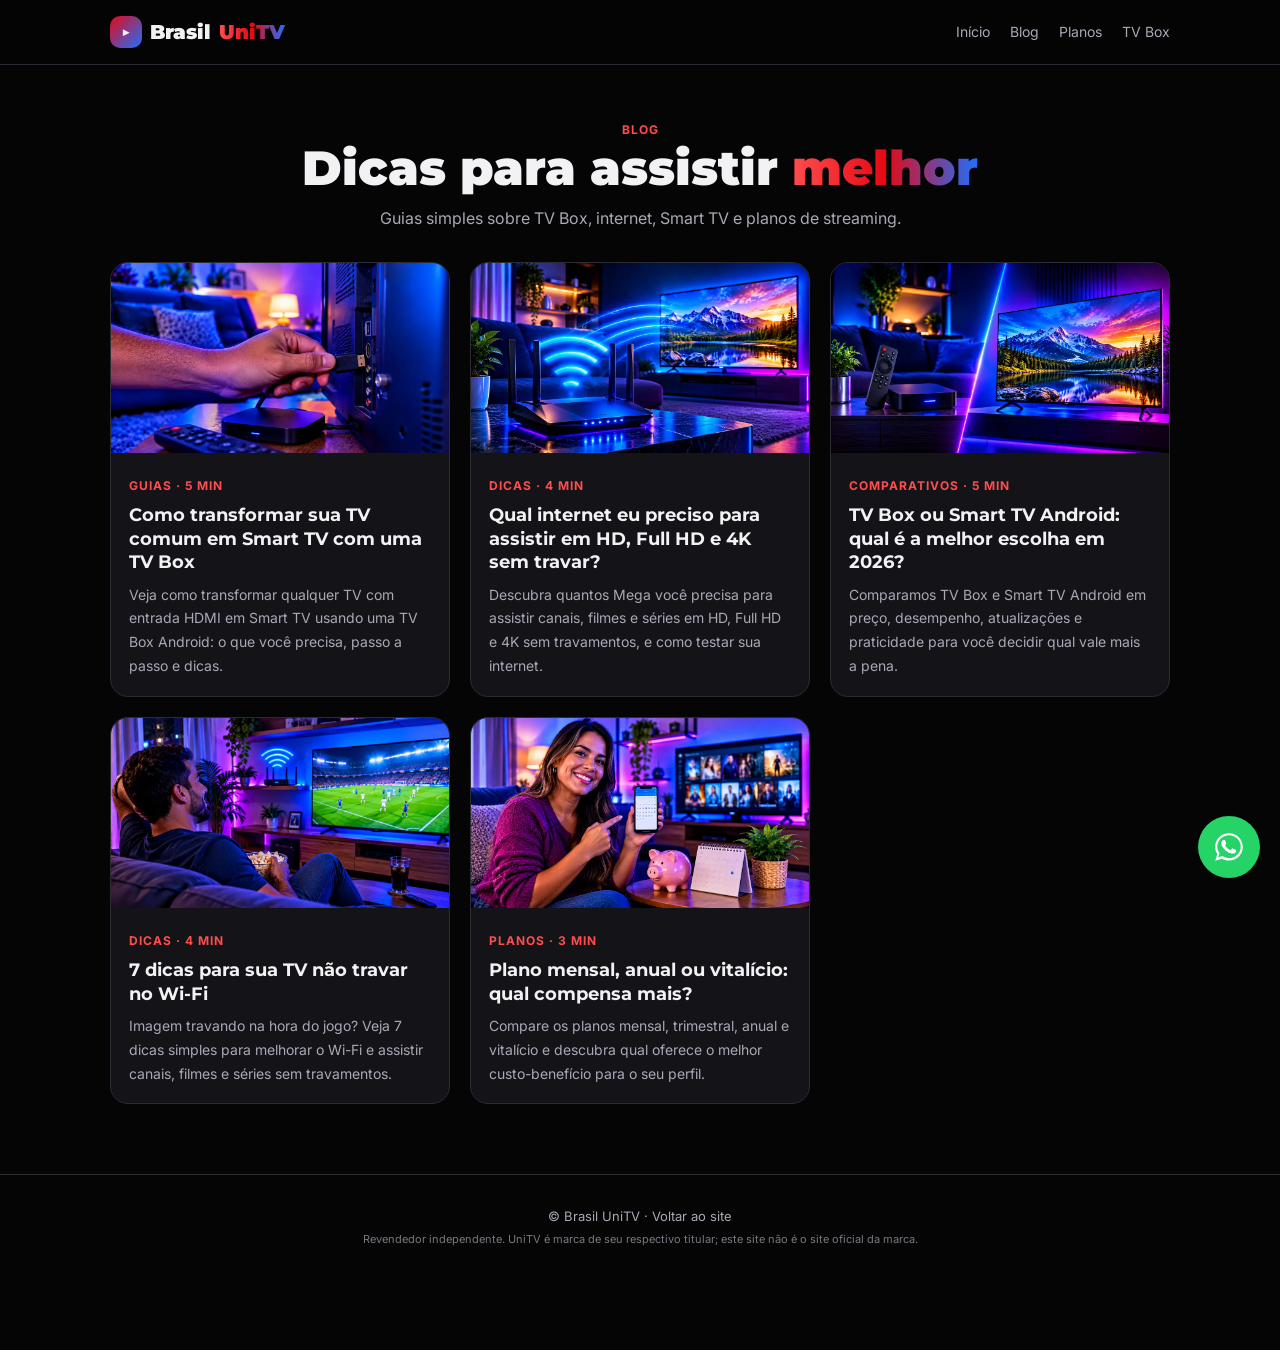
<file: blog/index.html>
<!DOCTYPE html>
<html lang="pt-BR"><head><meta charset="UTF-8"><meta name="viewport" content="width=device-width, initial-scale=1.0">
<title>Blog Brasil UniTV — Dicas de TV Box, internet e streaming</title><meta name="description" content="Dicas, guias e comparativos sobre TV Box, Smart TV, internet e streaming para assistir canais, filmes e séries sem travar."><meta property="og:title" content="Blog Brasil UniTV — Dicas de TV Box, internet e streaming"><meta property="og:description" content="Dicas, guias e comparativos sobre TV Box, Smart TV, internet e streaming para assistir canais, filmes e séries sem travar."><meta property="og:type" content="article">
<link href="https://fonts.googleapis.com/css2?family=Montserrat:wght@700;800;900&family=Inter:wght@400;500;600&display=swap" rel="stylesheet"><link rel="stylesheet" href="blog.css"><script src="/js/stats.js"></script></head><body>
<header><div class="wrap nav"><a href="../index.html" class="logo"><span class="star">▶</span>Brasil <span class="grad">UniTV</span></a>
<nav class="menu"><a href="../index.html">Início</a><a href="index.html">Blog</a><a href="../index.html#planos">Planos</a><a href="../index.html#tvbox">TV Box</a></nav></div></header><section class="topo wrap"><span class="meta">Blog</span><h1>Dicas para assistir <span class="grad">melhor</span></h1><p>Guias simples sobre TV Box, internet, Smart TV e planos de streaming.</p></section>
<div class="wrap grid"><a class="card" href="como-transformar-tv-comum-em-smart-tv.html"><div class="ph"><img src="img/artigo-tv-comum-smart.webp" alt="Como transformar sua TV comum em Smart TV com uma TV Box" loading="lazy" onerror="this.remove()"></div><div class="in"><span class="meta">Guias · 5 min</span><h2>Como transformar sua TV comum em Smart TV com uma TV Box</h2><p>Veja como transformar qualquer TV com entrada HDMI em Smart TV usando uma TV Box Android: o que você precisa, passo a passo e dicas.</p></div></a><a class="card" href="internet-necessaria-para-assistir-4k-sem-travar.html"><div class="ph"><img src="img/artigo-internet-4k.webp" alt="Qual internet eu preciso para assistir em HD, Full HD e 4K sem travar?" loading="lazy" onerror="this.remove()"></div><div class="in"><span class="meta">Dicas · 4 min</span><h2>Qual internet eu preciso para assistir em HD, Full HD e 4K sem travar?</h2><p>Descubra quantos Mega você precisa para assistir canais, filmes e séries em HD, Full HD e 4K sem travamentos, e como testar sua internet.</p></div></a><a class="card" href="tv-box-ou-smart-tv-android-qual-escolher.html"><div class="ph"><img src="img/artigo-tvbox-vs-smarttv.webp" alt="TV Box ou Smart TV Android: qual é a melhor escolha em 2026?" loading="lazy" onerror="this.remove()"></div><div class="in"><span class="meta">Comparativos · 5 min</span><h2>TV Box ou Smart TV Android: qual é a melhor escolha em 2026?</h2><p>Comparamos TV Box e Smart TV Android em preço, desempenho, atualizações e praticidade para você decidir qual vale mais a pena.</p></div></a><a class="card" href="dicas-para-tv-nao-travar-no-wifi.html"><div class="ph"><img src="img/artigo-wifi-nao-travar.webp" alt="7 dicas para sua TV não travar no Wi-Fi" loading="lazy" onerror="this.remove()"></div><div class="in"><span class="meta">Dicas · 4 min</span><h2>7 dicas para sua TV não travar no Wi-Fi</h2><p>Imagem travando na hora do jogo? Veja 7 dicas simples para melhorar o Wi-Fi e assistir canais, filmes e séries sem travamentos.</p></div></a><a class="card" href="plano-mensal-anual-ou-vitalicio-qual-compensa.html"><div class="ph"><img src="img/artigo-qual-plano-compensa.webp" alt="Plano mensal, anual ou vitalício: qual compensa mais?" loading="lazy" onerror="this.remove()"></div><div class="in"><span class="meta">Planos · 3 min</span><h2>Plano mensal, anual ou vitalício: qual compensa mais?</h2><p>Compare os planos mensal, trimestral, anual e vitalício e descubra qual oferece o melhor custo-benefício para o seu perfil.</p></div></a></div><footer><div class="wrap">© Brasil UniTV · <a href="../index.html">Voltar ao site</a><br><span style="font-size:11px;opacity:.7">Revendedor independente. UniTV é marca de seu respectivo titular; este site não é o site oficial da marca.</span></div></footer>
<a class="whats-float" href="https://wa.me/5519996386341?text=Ol%C3%A1%21%20Vim%20pelo%20blog%20da%20Brasil%20UniTV%20e%20quero%20mais%20informa%C3%A7%C3%B5es." target="_blank" rel="noopener" aria-label="WhatsApp"><svg viewBox="0 0 32 32"><path d="M16 3C8.8 3 3 8.7 3 15.8c0 2.5.7 4.9 2 7L3 29l6.4-2c2 1.1 4.3 1.7 6.6 1.7 7.2 0 13-5.7 13-12.8S23.2 3 16 3zm0 23.4c-2.1 0-4.1-.6-5.9-1.7l-.4-.3-3.8 1.2 1.2-3.7-.3-.4c-1.2-1.8-1.8-3.8-1.8-5.9C5 9.8 9.9 5 16 5s11 4.8 11 10.7-4.9 10.7-11 10.7zm6-8c-.3-.2-2-1-2.3-1.1-.3-.1-.5-.2-.8.2-.2.3-.9 1.1-1.1 1.3-.2.2-.4.2-.7.1-.3-.2-1.4-.5-2.7-1.7-1-.9-1.7-2-1.9-2.3-.2-.3 0-.5.1-.7l.5-.6c.2-.2.2-.3.3-.6.1-.2 0-.4 0-.6l-1-2.5c-.3-.7-.6-.6-.8-.6h-.7c-.2 0-.6.1-.9.4-.3.3-1.2 1.2-1.2 2.9s1.2 3.3 1.4 3.6c.2.2 2.4 3.7 5.9 5.1 2.9 1.1 3.5.9 4.1.9.6-.1 2-.8 2.3-1.6.3-.8.3-1.5.2-1.6-.1-.2-.4-.3-.7-.4z"/></svg></a><script>
(async function(){
  var S=window.SUPA; if(!S||!S.ok) return;
  try{
    var r=await fetch(S.url+'/rest/v1/'+S.t.artigos+'?select=slug,titulo,resumo,categoria,imagem,tempo_leitura&publicado=eq.true&order=criado_em.desc',{headers:{apikey:S.key,Authorization:'Bearer '+S.key}});
    var L=await r.json(); if(!Array.isArray(L)||!L.length) return;
    var g=document.querySelector('.grid'), esc=function(t){var d=document.createElement('div');d.textContent=t||'';return d.innerHTML};
    g.insertAdjacentHTML('afterbegin',L.map(function(a){return '<a class="card" href="artigo.html?a='+encodeURIComponent(a.slug)+'"><div class="ph">'+(a.imagem?'<img src="'+esc(a.imagem)+'" alt="'+esc(a.titulo)+'" loading="lazy">':'')+'</div><div class="in"><span class="meta">'+esc(a.categoria)+' · '+(a.tempo_leitura||4)+' min</span><h2>'+esc(a.titulo)+'</h2><p>'+esc(a.resumo)+'</p></div></a>'}).join(''));
  }catch(e){}
})();
</script>
</body></html>
</file>
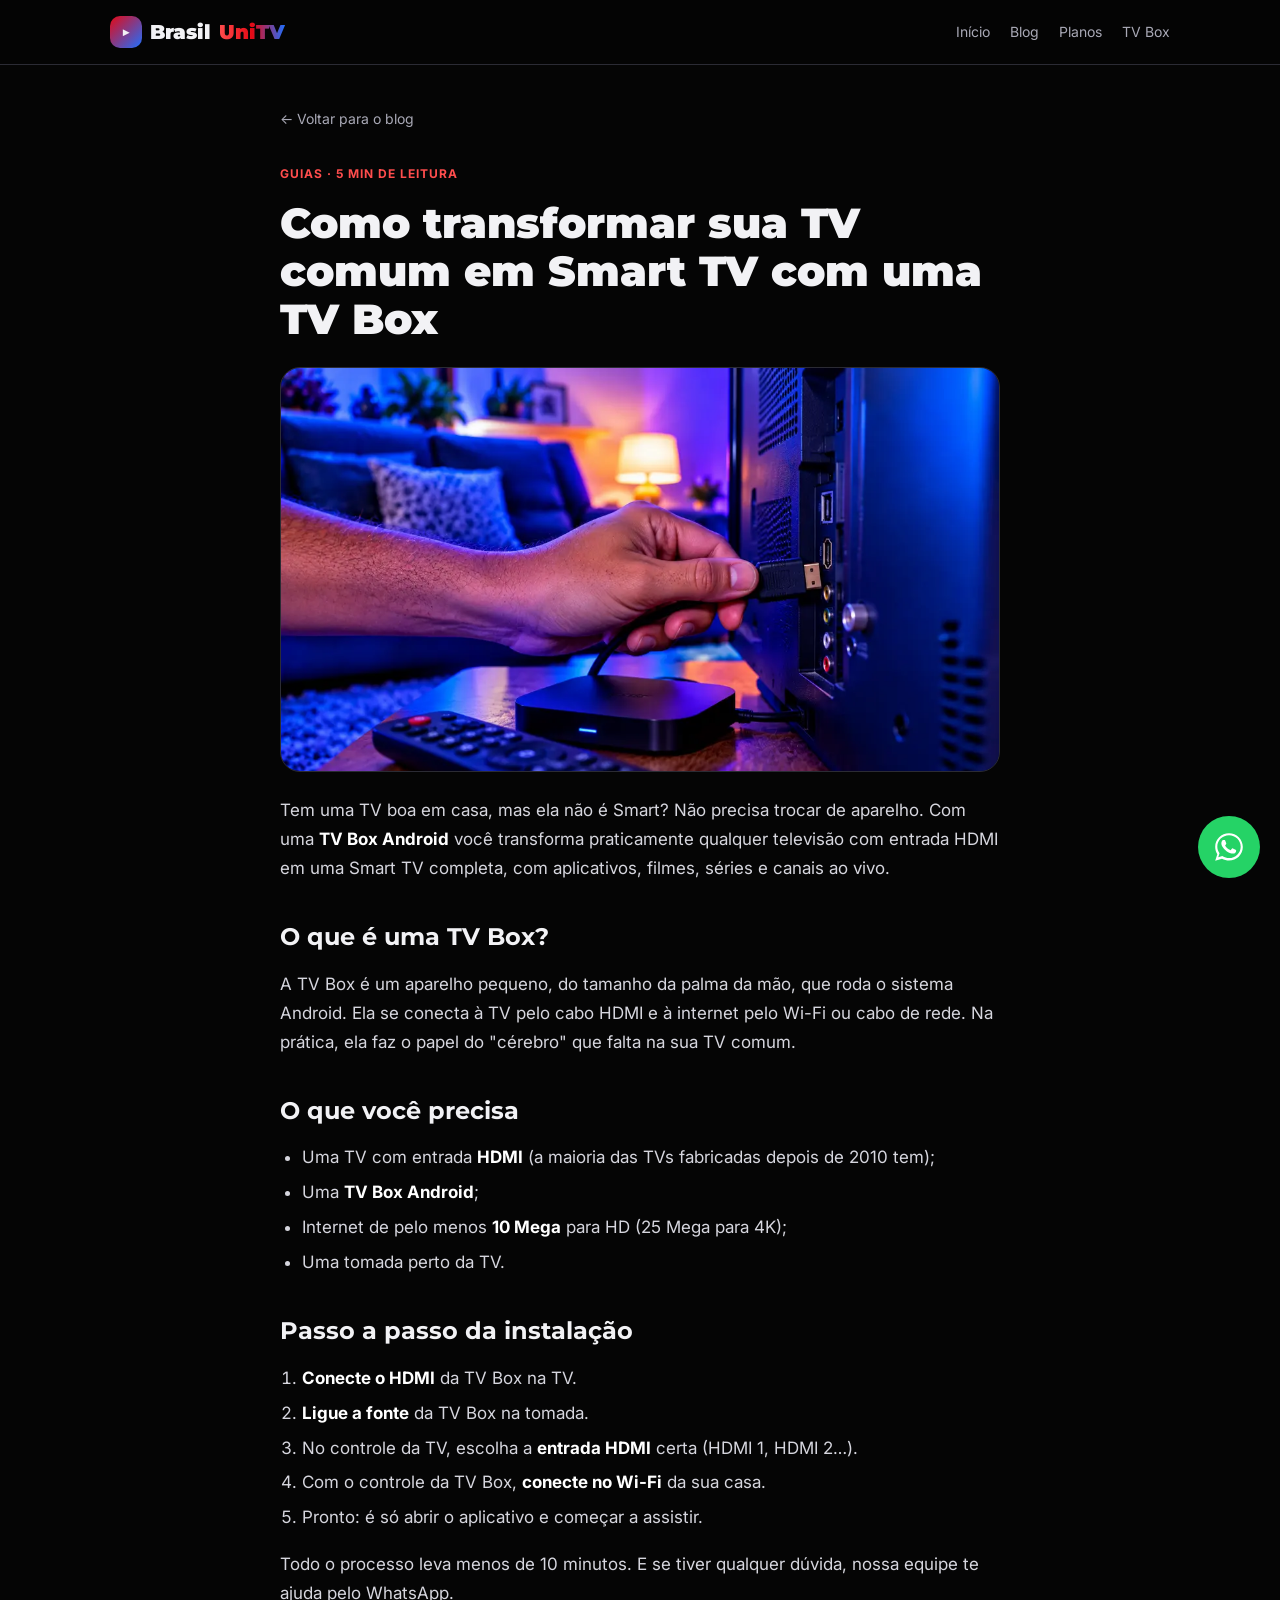
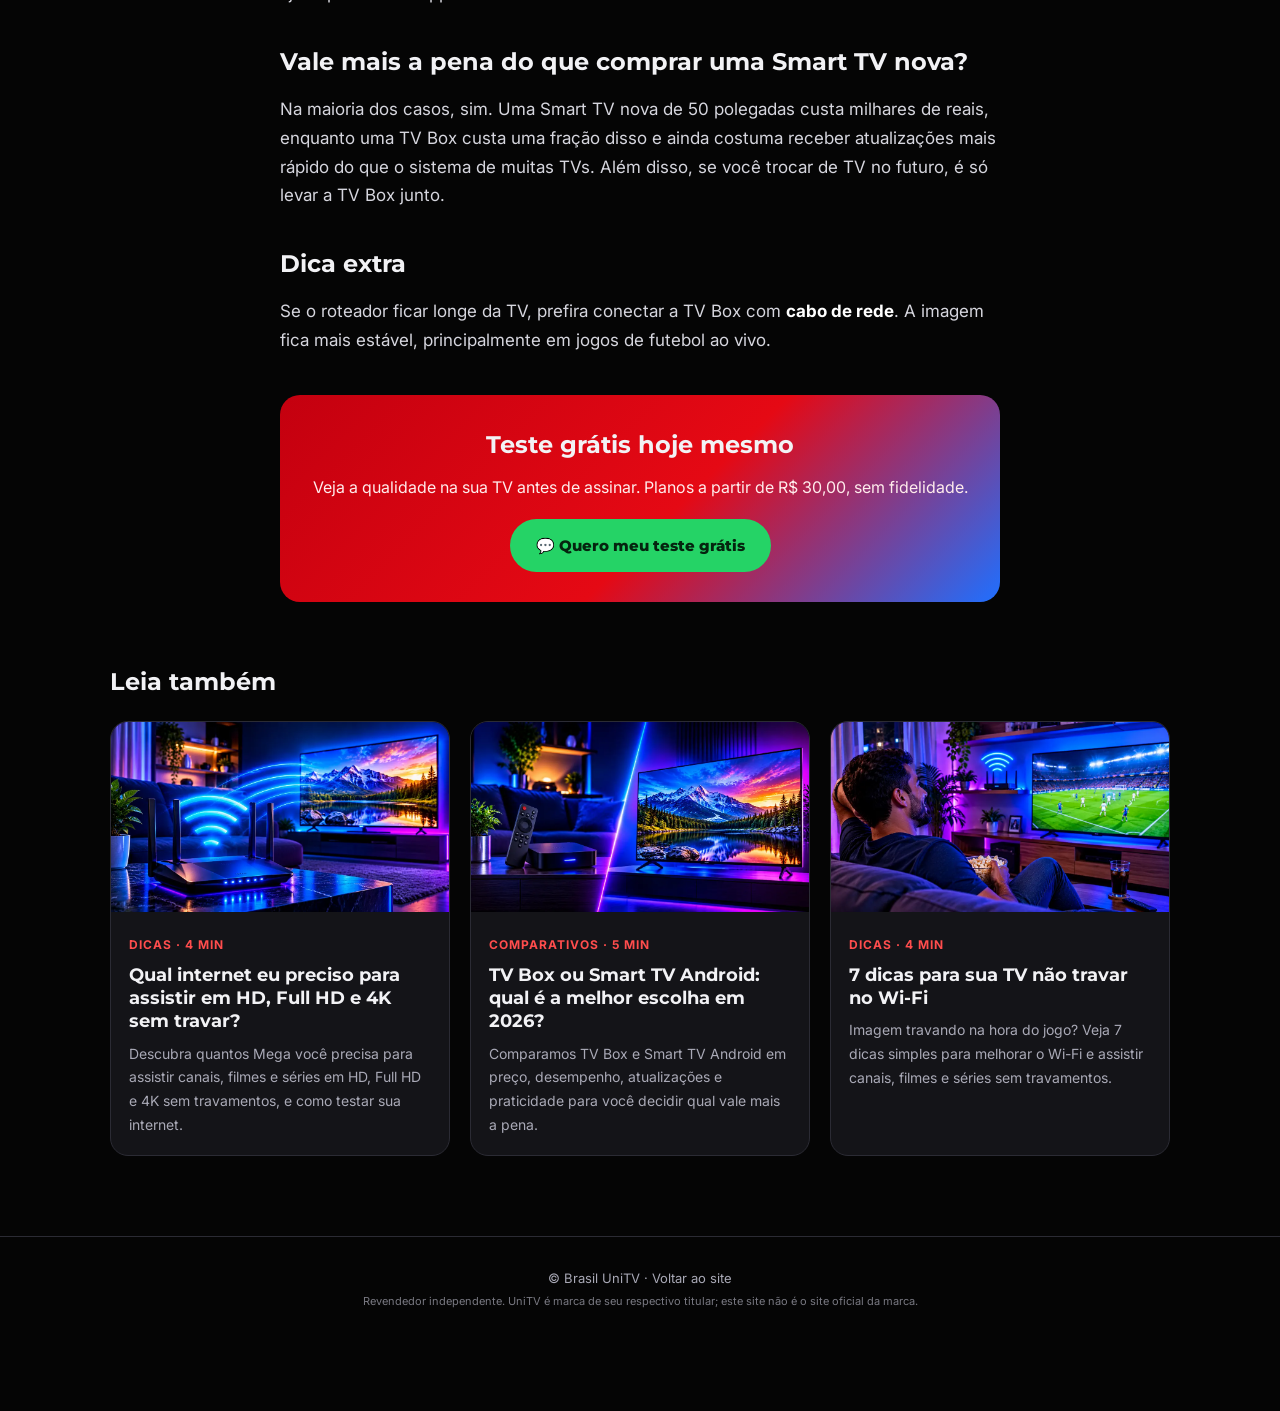
<file: blog/como-transformar-tv-comum-em-smart-tv.html>
<!DOCTYPE html>
<html lang="pt-BR"><head><meta charset="UTF-8"><meta name="viewport" content="width=device-width, initial-scale=1.0">
<title>Como transformar sua TV comum em Smart TV com uma TV Box | Brasil UniTV</title><meta name="description" content="Veja como transformar qualquer TV com entrada HDMI em Smart TV usando uma TV Box Android: o que você precisa, passo a passo e dicas."><meta property="og:title" content="Como transformar sua TV comum em Smart TV com uma TV Box | Brasil UniTV"><meta property="og:description" content="Veja como transformar qualquer TV com entrada HDMI em Smart TV usando uma TV Box Android: o que você precisa, passo a passo e dicas."><meta property="og:type" content="article">
<link href="https://fonts.googleapis.com/css2?family=Montserrat:wght@700;800;900&family=Inter:wght@400;500;600&display=swap" rel="stylesheet"><link rel="stylesheet" href="blog.css"><script type="application/ld+json">{"@context": "https://schema.org", "@type": "Article", "headline": "Como transformar sua TV comum em Smart TV com uma TV Box", "description": "Veja como transformar qualquer TV com entrada HDMI em Smart TV usando uma TV Box Android: o que você precisa, passo a passo e dicas.", "datePublished": "2026-11-23", "author": {"@type": "Organization", "name": "Brasil UniTV"}, "image": "img/artigo-tv-comum-smart.webp"}</script><script src="/js/stats.js" defer></script></head><body>
<header><div class="wrap nav"><a href="../index.html" class="logo"><span class="star">▶</span>Brasil <span class="grad">UniTV</span></a>
<nav class="menu"><a href="../index.html">Início</a><a href="index.html">Blog</a><a href="../index.html#planos">Planos</a><a href="../index.html#tvbox">TV Box</a></nav></div></header><article><a href="index.html" class="voltar">← Voltar para o blog</a><br><br><span class="meta">Guias · 5 min de leitura</span><h1>Como transformar sua TV comum em Smart TV com uma TV Box</h1>
<div class="ph capa"><img src="img/artigo-tv-comum-smart.webp" alt="Como transformar sua TV comum em Smart TV com uma TV Box" onerror="this.remove()"></div>
<div class="txt">
<p>Tem uma TV boa em casa, mas ela não é Smart? Não precisa trocar de aparelho. Com uma <strong>TV Box Android</strong> você transforma praticamente qualquer televisão com entrada HDMI em uma Smart TV completa, com aplicativos, filmes, séries e canais ao vivo.</p>
<h2>O que é uma TV Box?</h2>
<p>A TV Box é um aparelho pequeno, do tamanho da palma da mão, que roda o sistema Android. Ela se conecta à TV pelo cabo HDMI e à internet pelo Wi-Fi ou cabo de rede. Na prática, ela faz o papel do "cérebro" que falta na sua TV comum.</p>
<h2>O que você precisa</h2>
<ul>
<li>Uma TV com entrada <strong>HDMI</strong> (a maioria das TVs fabricadas depois de 2010 tem);</li>
<li>Uma <strong>TV Box Android</strong>;</li>
<li>Internet de pelo menos <strong>10 Mega</strong> para HD (25 Mega para 4K);</li>
<li>Uma tomada perto da TV.</li>
</ul>
<h2>Passo a passo da instalação</h2>
<ol>
<li><strong>Conecte o HDMI</strong> da TV Box na TV.</li>
<li><strong>Ligue a fonte</strong> da TV Box na tomada.</li>
<li>No controle da TV, escolha a <strong>entrada HDMI</strong> certa (HDMI 1, HDMI 2…).</li>
<li>Com o controle da TV Box, <strong>conecte no Wi-Fi</strong> da sua casa.</li>
<li>Pronto: é só abrir o aplicativo e começar a assistir.</li>
</ol>
<p>Todo o processo leva menos de 10 minutos. E se tiver qualquer dúvida, nossa equipe te ajuda pelo WhatsApp.</p>
<h2>Vale mais a pena do que comprar uma Smart TV nova?</h2>
<p>Na maioria dos casos, sim. Uma Smart TV nova de 50 polegadas custa milhares de reais, enquanto uma TV Box custa uma fração disso e ainda costuma receber atualizações mais rápido do que o sistema de muitas TVs. Além disso, se você trocar de TV no futuro, é só levar a TV Box junto.</p>
<h2>Dica extra</h2>
<p>Se o roteador ficar longe da TV, prefira conectar a TV Box com <strong>cabo de rede</strong>. A imagem fica mais estável, principalmente em jogos de futebol ao vivo.</p>
</div>
<div class="cta"><h3>Teste grátis hoje mesmo</h3><p>Veja a qualidade na sua TV antes de assinar. Planos a partir de R$ 30,00, sem fidelidade.</p>
<a class="btn btn-whats" href="https://wa.me/5519996386341?text=Ol%C3%A1%21%20Gostaria%20de%20fazer%20um%20teste%20do%20UniTV" target="_blank" rel="noopener">💬 Quero meu teste grátis</a></div></article>
<section class="rel"><h2>Leia também</h2><div class="grid" style="padding:0"><a class="card" href="internet-necessaria-para-assistir-4k-sem-travar.html"><div class="ph"><img src="img/artigo-internet-4k.webp" alt="Qual internet eu preciso para assistir em HD, Full HD e 4K sem travar?" loading="lazy" onerror="this.remove()"></div><div class="in"><span class="meta">Dicas · 4 min</span><h3>Qual internet eu preciso para assistir em HD, Full HD e 4K sem travar?</h3><p>Descubra quantos Mega você precisa para assistir canais, filmes e séries em HD, Full HD e 4K sem travamentos, e como testar sua internet.</p></div></a><a class="card" href="tv-box-ou-smart-tv-android-qual-escolher.html"><div class="ph"><img src="img/artigo-tvbox-vs-smarttv.webp" alt="TV Box ou Smart TV Android: qual é a melhor escolha em 2026?" loading="lazy" onerror="this.remove()"></div><div class="in"><span class="meta">Comparativos · 5 min</span><h3>TV Box ou Smart TV Android: qual é a melhor escolha em 2026?</h3><p>Comparamos TV Box e Smart TV Android em preço, desempenho, atualizações e praticidade para você decidir qual vale mais a pena.</p></div></a><a class="card" href="dicas-para-tv-nao-travar-no-wifi.html"><div class="ph"><img src="img/artigo-wifi-nao-travar.webp" alt="7 dicas para sua TV não travar no Wi-Fi" loading="lazy" onerror="this.remove()"></div><div class="in"><span class="meta">Dicas · 4 min</span><h3>7 dicas para sua TV não travar no Wi-Fi</h3><p>Imagem travando na hora do jogo? Veja 7 dicas simples para melhorar o Wi-Fi e assistir canais, filmes e séries sem travamentos.</p></div></a></div></section><footer><div class="wrap">© Brasil UniTV · <a href="../index.html">Voltar ao site</a><br><span style="font-size:11px;opacity:.7">Revendedor independente. UniTV é marca de seu respectivo titular; este site não é o site oficial da marca.</span></div></footer>
<a class="whats-float" href="https://wa.me/5519996386341?text=Ol%C3%A1%21%20Vim%20pelo%20blog%20da%20Brasil%20UniTV%20e%20quero%20mais%20informa%C3%A7%C3%B5es." target="_blank" rel="noopener" aria-label="WhatsApp"><svg viewBox="0 0 32 32"><path d="M16 3C8.8 3 3 8.7 3 15.8c0 2.5.7 4.9 2 7L3 29l6.4-2c2 1.1 4.3 1.7 6.6 1.7 7.2 0 13-5.7 13-12.8S23.2 3 16 3zm0 23.4c-2.1 0-4.1-.6-5.9-1.7l-.4-.3-3.8 1.2 1.2-3.7-.3-.4c-1.2-1.8-1.8-3.8-1.8-5.9C5 9.8 9.9 5 16 5s11 4.8 11 10.7-4.9 10.7-11 10.7zm6-8c-.3-.2-2-1-2.3-1.1-.3-.1-.5-.2-.8.2-.2.3-.9 1.1-1.1 1.3-.2.2-.4.2-.7.1-.3-.2-1.4-.5-2.7-1.7-1-.9-1.7-2-1.9-2.3-.2-.3 0-.5.1-.7l.5-.6c.2-.2.2-.3.3-.6.1-.2 0-.4 0-.6l-1-2.5c-.3-.7-.6-.6-.8-.6h-.7c-.2 0-.6.1-.9.4-.3.3-1.2 1.2-1.2 2.9s1.2 3.3 1.4 3.6c.2.2 2.4 3.7 5.9 5.1 2.9 1.1 3.5.9 4.1.9.6-.1 2-.8 2.3-1.6.3-.8.3-1.5.2-1.6-.1-.2-.4-.3-.7-.4z"/></svg></a></body></html>
</file>
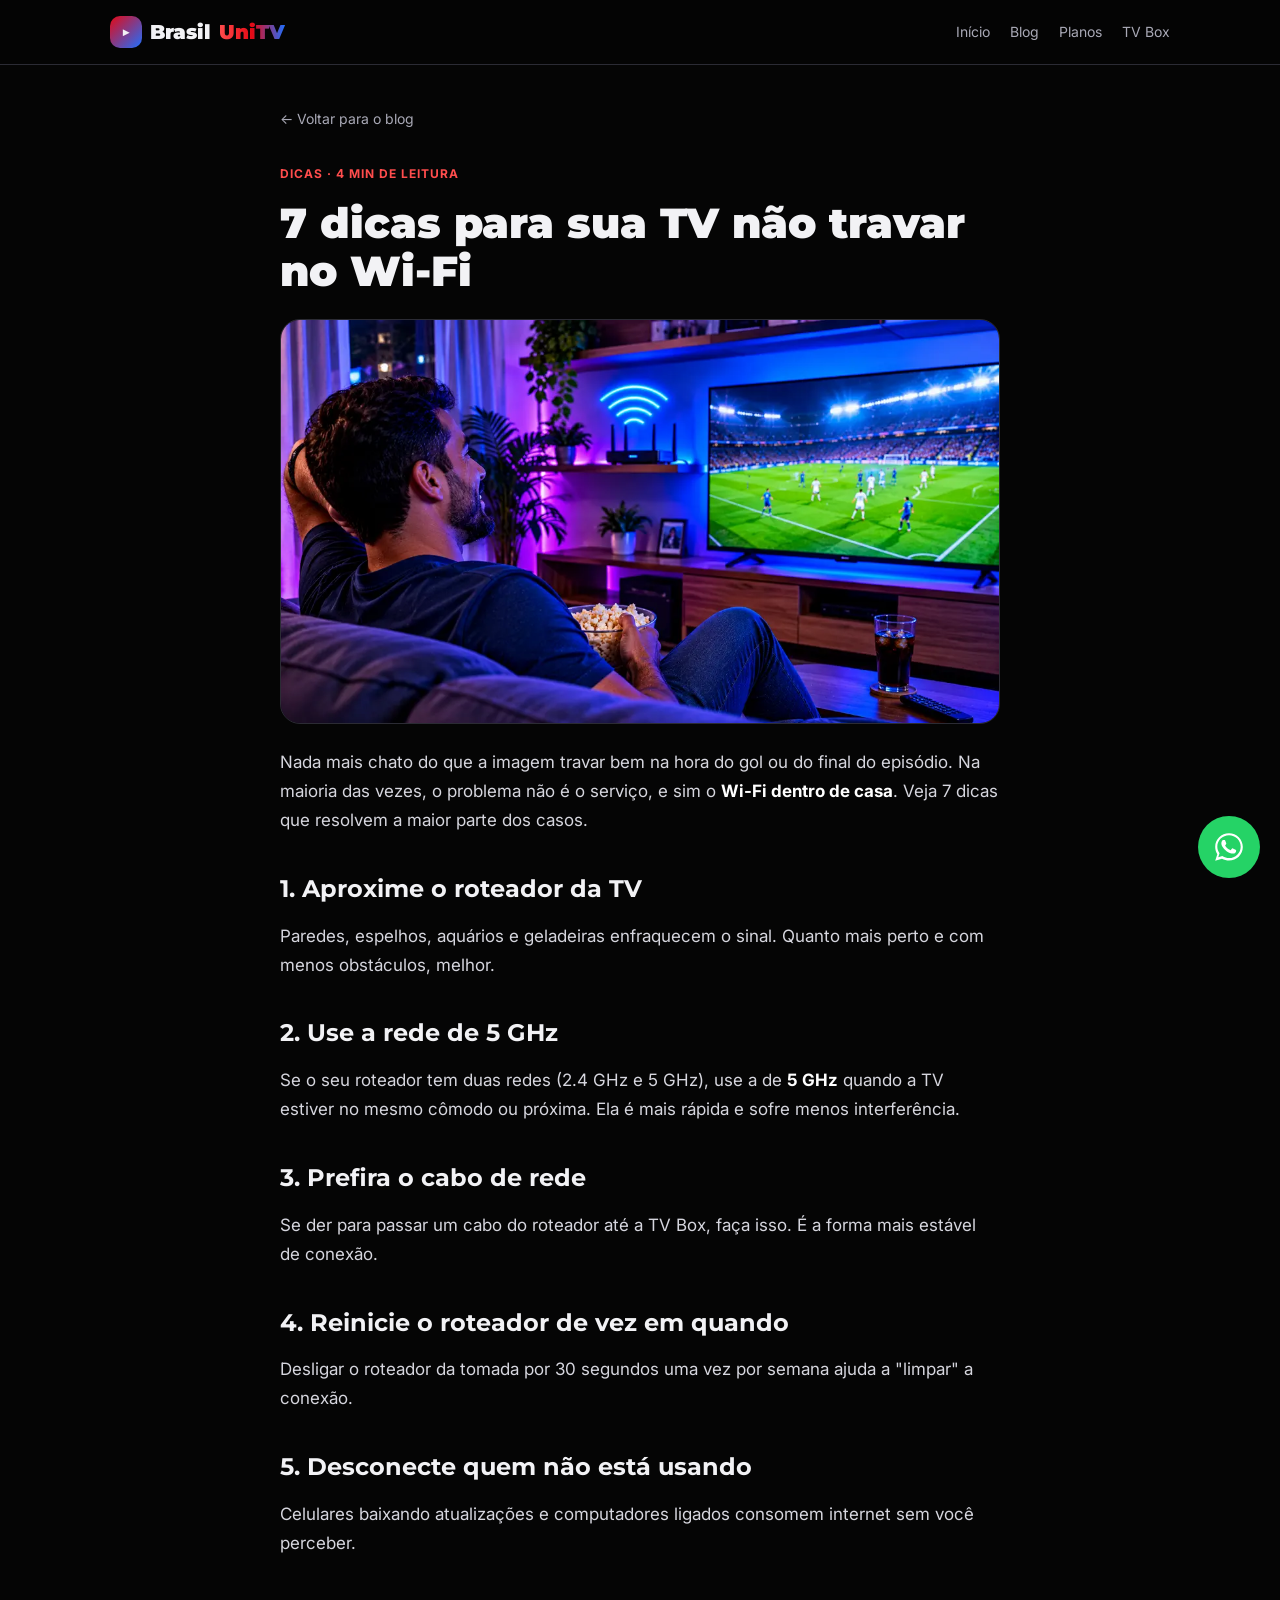
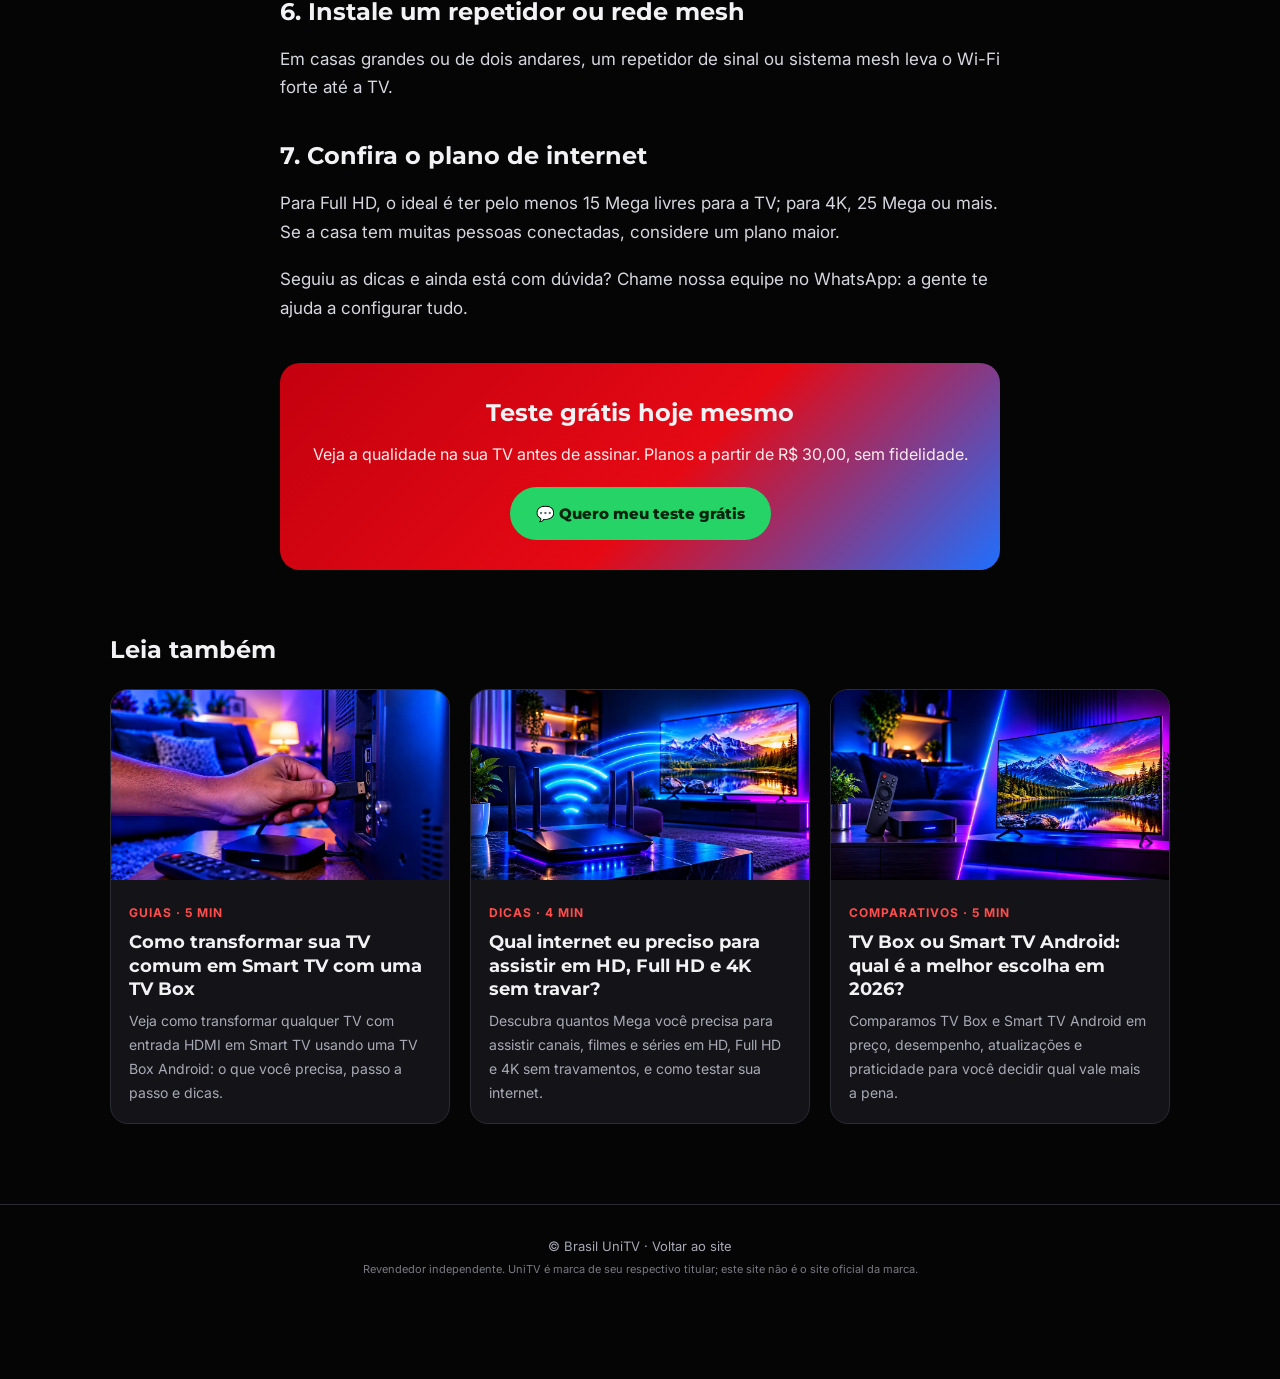
<file: blog/dicas-para-tv-nao-travar-no-wifi.html>
<!DOCTYPE html>
<html lang="pt-BR"><head><meta charset="UTF-8"><meta name="viewport" content="width=device-width, initial-scale=1.0">
<title>7 dicas para sua TV não travar no Wi-Fi | Brasil UniTV</title><meta name="description" content="Imagem travando na hora do jogo? Veja 7 dicas simples para melhorar o Wi-Fi e assistir canais, filmes e séries sem travamentos."><meta property="og:title" content="7 dicas para sua TV não travar no Wi-Fi | Brasil UniTV"><meta property="og:description" content="Imagem travando na hora do jogo? Veja 7 dicas simples para melhorar o Wi-Fi e assistir canais, filmes e séries sem travamentos."><meta property="og:type" content="article">
<link href="https://fonts.googleapis.com/css2?family=Montserrat:wght@700;800;900&family=Inter:wght@400;500;600&display=swap" rel="stylesheet"><link rel="stylesheet" href="blog.css"><script type="application/ld+json">{"@context": "https://schema.org", "@type": "Article", "headline": "7 dicas para sua TV não travar no Wi-Fi", "description": "Imagem travando na hora do jogo? Veja 7 dicas simples para melhorar o Wi-Fi e assistir canais, filmes e séries sem travamentos.", "datePublished": "2026-11-23", "author": {"@type": "Organization", "name": "Brasil UniTV"}, "image": "img/artigo-wifi-nao-travar.webp"}</script><script src="/js/stats.js" defer></script></head><body>
<header><div class="wrap nav"><a href="../index.html" class="logo"><span class="star">▶</span>Brasil <span class="grad">UniTV</span></a>
<nav class="menu"><a href="../index.html">Início</a><a href="index.html">Blog</a><a href="../index.html#planos">Planos</a><a href="../index.html#tvbox">TV Box</a></nav></div></header><article><a href="index.html" class="voltar">← Voltar para o blog</a><br><br><span class="meta">Dicas · 4 min de leitura</span><h1>7 dicas para sua TV não travar no Wi-Fi</h1>
<div class="ph capa"><img src="img/artigo-wifi-nao-travar.webp" alt="7 dicas para sua TV não travar no Wi-Fi" onerror="this.remove()"></div>
<div class="txt">
<p>Nada mais chato do que a imagem travar bem na hora do gol ou do final do episódio. Na maioria das vezes, o problema não é o serviço, e sim o <strong>Wi-Fi dentro de casa</strong>. Veja 7 dicas que resolvem a maior parte dos casos.</p>
<h2>1. Aproxime o roteador da TV</h2>
<p>Paredes, espelhos, aquários e geladeiras enfraquecem o sinal. Quanto mais perto e com menos obstáculos, melhor.</p>
<h2>2. Use a rede de 5 GHz</h2>
<p>Se o seu roteador tem duas redes (2.4 GHz e 5 GHz), use a de <strong>5 GHz</strong> quando a TV estiver no mesmo cômodo ou próxima. Ela é mais rápida e sofre menos interferência.</p>
<h2>3. Prefira o cabo de rede</h2>
<p>Se der para passar um cabo do roteador até a TV Box, faça isso. É a forma mais estável de conexão.</p>
<h2>4. Reinicie o roteador de vez em quando</h2>
<p>Desligar o roteador da tomada por 30 segundos uma vez por semana ajuda a "limpar" a conexão.</p>
<h2>5. Desconecte quem não está usando</h2>
<p>Celulares baixando atualizações e computadores ligados consomem internet sem você perceber.</p>
<h2>6. Instale um repetidor ou rede mesh</h2>
<p>Em casas grandes ou de dois andares, um repetidor de sinal ou sistema mesh leva o Wi-Fi forte até a TV.</p>
<h2>7. Confira o plano de internet</h2>
<p>Para Full HD, o ideal é ter pelo menos 15 Mega livres para a TV; para 4K, 25 Mega ou mais. Se a casa tem muitas pessoas conectadas, considere um plano maior.</p>
<p>Seguiu as dicas e ainda está com dúvida? Chame nossa equipe no WhatsApp: a gente te ajuda a configurar tudo.</p>
</div>
<div class="cta"><h3>Teste grátis hoje mesmo</h3><p>Veja a qualidade na sua TV antes de assinar. Planos a partir de R$ 30,00, sem fidelidade.</p>
<a class="btn btn-whats" href="https://wa.me/5519996386341?text=Ol%C3%A1%21%20Gostaria%20de%20fazer%20um%20teste%20do%20UniTV" target="_blank" rel="noopener">💬 Quero meu teste grátis</a></div></article>
<section class="rel"><h2>Leia também</h2><div class="grid" style="padding:0"><a class="card" href="como-transformar-tv-comum-em-smart-tv.html"><div class="ph"><img src="img/artigo-tv-comum-smart.webp" alt="Como transformar sua TV comum em Smart TV com uma TV Box" loading="lazy" onerror="this.remove()"></div><div class="in"><span class="meta">Guias · 5 min</span><h3>Como transformar sua TV comum em Smart TV com uma TV Box</h3><p>Veja como transformar qualquer TV com entrada HDMI em Smart TV usando uma TV Box Android: o que você precisa, passo a passo e dicas.</p></div></a><a class="card" href="internet-necessaria-para-assistir-4k-sem-travar.html"><div class="ph"><img src="img/artigo-internet-4k.webp" alt="Qual internet eu preciso para assistir em HD, Full HD e 4K sem travar?" loading="lazy" onerror="this.remove()"></div><div class="in"><span class="meta">Dicas · 4 min</span><h3>Qual internet eu preciso para assistir em HD, Full HD e 4K sem travar?</h3><p>Descubra quantos Mega você precisa para assistir canais, filmes e séries em HD, Full HD e 4K sem travamentos, e como testar sua internet.</p></div></a><a class="card" href="tv-box-ou-smart-tv-android-qual-escolher.html"><div class="ph"><img src="img/artigo-tvbox-vs-smarttv.webp" alt="TV Box ou Smart TV Android: qual é a melhor escolha em 2026?" loading="lazy" onerror="this.remove()"></div><div class="in"><span class="meta">Comparativos · 5 min</span><h3>TV Box ou Smart TV Android: qual é a melhor escolha em 2026?</h3><p>Comparamos TV Box e Smart TV Android em preço, desempenho, atualizações e praticidade para você decidir qual vale mais a pena.</p></div></a></div></section><footer><div class="wrap">© Brasil UniTV · <a href="../index.html">Voltar ao site</a><br><span style="font-size:11px;opacity:.7">Revendedor independente. UniTV é marca de seu respectivo titular; este site não é o site oficial da marca.</span></div></footer>
<a class="whats-float" href="https://wa.me/5519996386341?text=Ol%C3%A1%21%20Vim%20pelo%20blog%20da%20Brasil%20UniTV%20e%20quero%20mais%20informa%C3%A7%C3%B5es." target="_blank" rel="noopener" aria-label="WhatsApp"><svg viewBox="0 0 32 32"><path d="M16 3C8.8 3 3 8.7 3 15.8c0 2.5.7 4.9 2 7L3 29l6.4-2c2 1.1 4.3 1.7 6.6 1.7 7.2 0 13-5.7 13-12.8S23.2 3 16 3zm0 23.4c-2.1 0-4.1-.6-5.9-1.7l-.4-.3-3.8 1.2 1.2-3.7-.3-.4c-1.2-1.8-1.8-3.8-1.8-5.9C5 9.8 9.9 5 16 5s11 4.8 11 10.7-4.9 10.7-11 10.7zm6-8c-.3-.2-2-1-2.3-1.1-.3-.1-.5-.2-.8.2-.2.3-.9 1.1-1.1 1.3-.2.2-.4.2-.7.1-.3-.2-1.4-.5-2.7-1.7-1-.9-1.7-2-1.9-2.3-.2-.3 0-.5.1-.7l.5-.6c.2-.2.2-.3.3-.6.1-.2 0-.4 0-.6l-1-2.5c-.3-.7-.6-.6-.8-.6h-.7c-.2 0-.6.1-.9.4-.3.3-1.2 1.2-1.2 2.9s1.2 3.3 1.4 3.6c.2.2 2.4 3.7 5.9 5.1 2.9 1.1 3.5.9 4.1.9.6-.1 2-.8 2.3-1.6.3-.8.3-1.5.2-1.6-.1-.2-.4-.3-.7-.4z"/></svg></a></body></html>
</file>
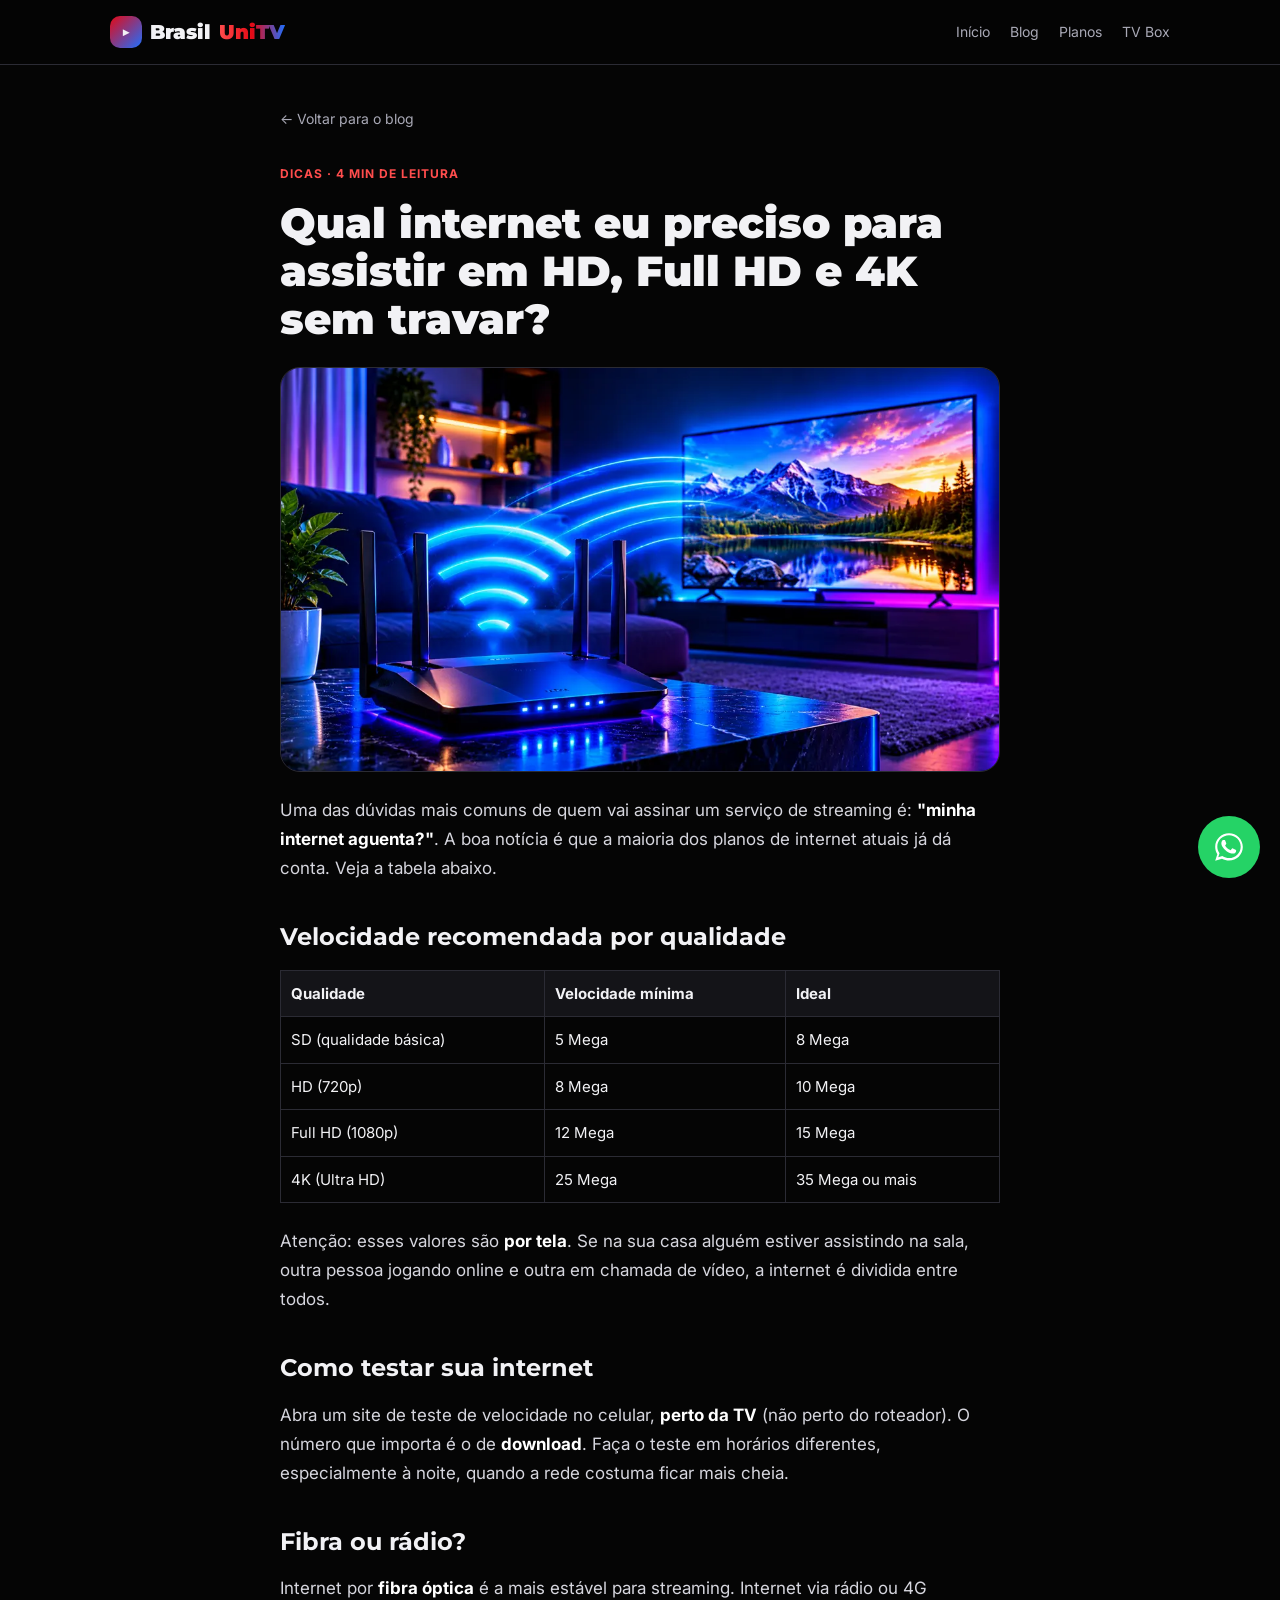
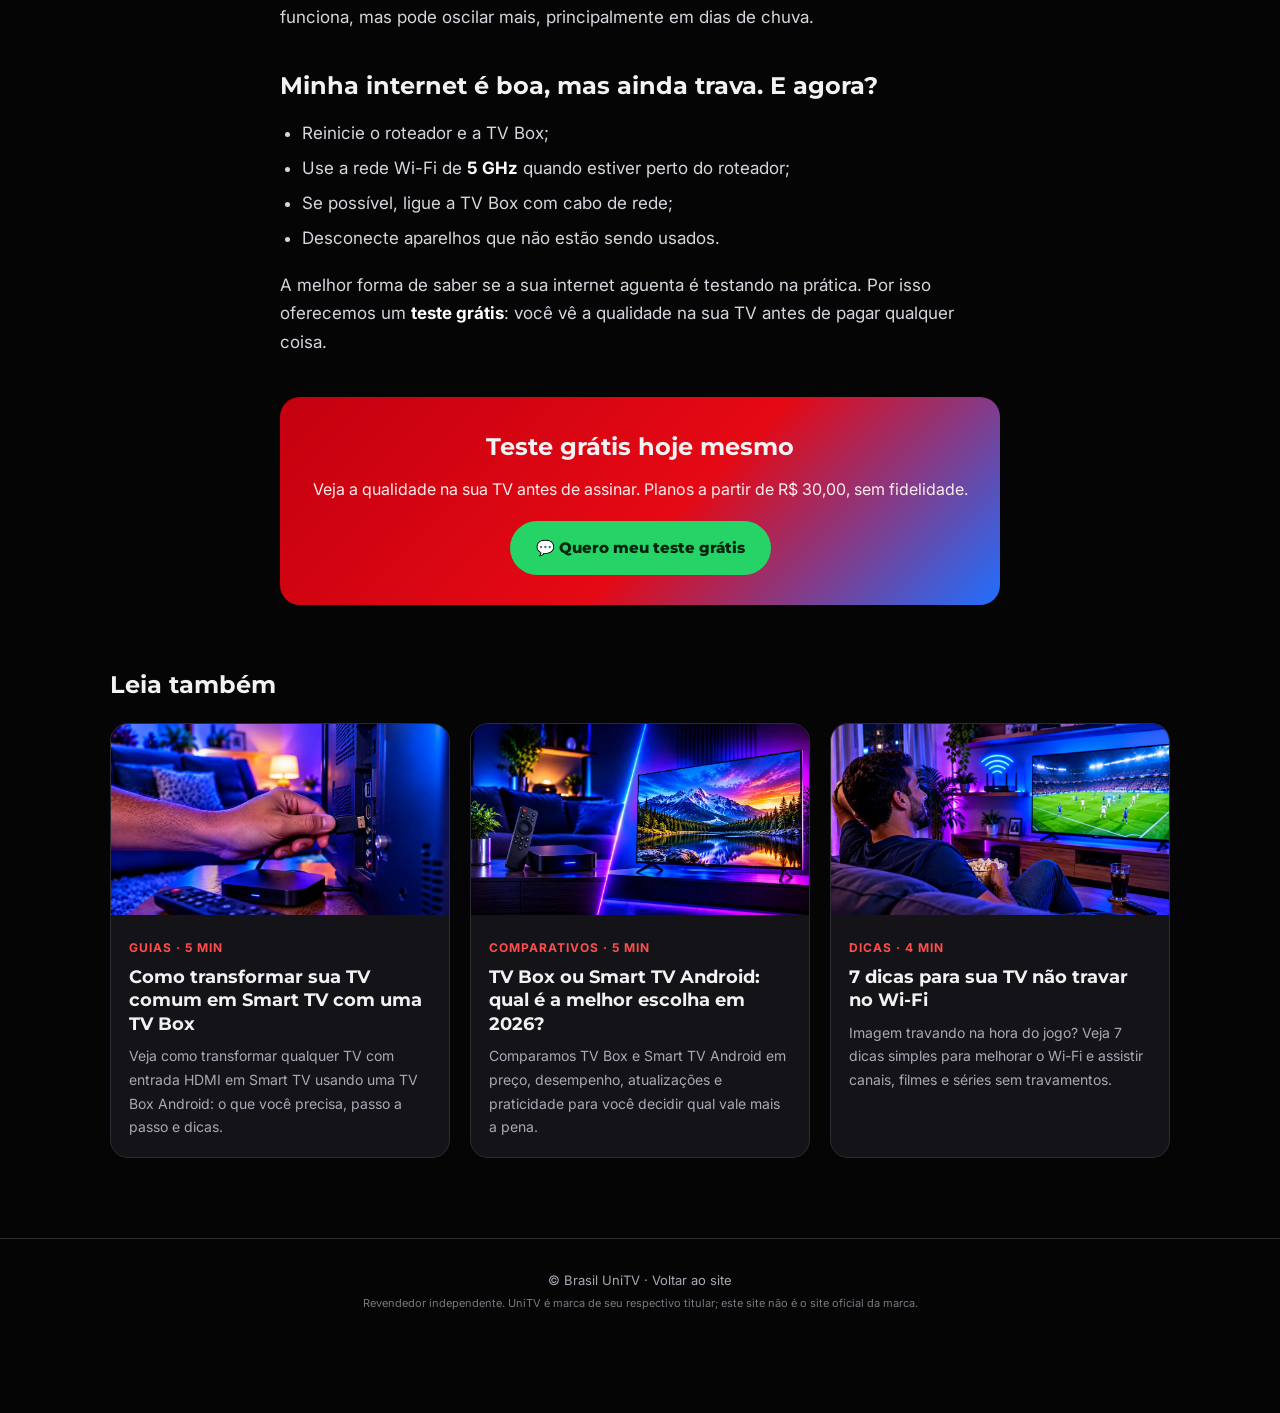
<file: blog/internet-necessaria-para-assistir-4k-sem-travar.html>
<!DOCTYPE html>
<html lang="pt-BR"><head><meta charset="UTF-8"><meta name="viewport" content="width=device-width, initial-scale=1.0">
<title>Qual internet eu preciso para assistir em HD, Full HD e 4K sem travar? | Brasil UniTV</title><meta name="description" content="Descubra quantos Mega você precisa para assistir canais, filmes e séries em HD, Full HD e 4K sem travamentos, e como testar sua internet."><meta property="og:title" content="Qual internet eu preciso para assistir em HD, Full HD e 4K sem travar? | Brasil UniTV"><meta property="og:description" content="Descubra quantos Mega você precisa para assistir canais, filmes e séries em HD, Full HD e 4K sem travamentos, e como testar sua internet."><meta property="og:type" content="article">
<link href="https://fonts.googleapis.com/css2?family=Montserrat:wght@700;800;900&family=Inter:wght@400;500;600&display=swap" rel="stylesheet"><link rel="stylesheet" href="blog.css"><script type="application/ld+json">{"@context": "https://schema.org", "@type": "Article", "headline": "Qual internet eu preciso para assistir em HD, Full HD e 4K sem travar?", "description": "Descubra quantos Mega você precisa para assistir canais, filmes e séries em HD, Full HD e 4K sem travamentos, e como testar sua internet.", "datePublished": "2026-11-23", "author": {"@type": "Organization", "name": "Brasil UniTV"}, "image": "img/artigo-internet-4k.webp"}</script><script src="/js/stats.js" defer></script></head><body>
<header><div class="wrap nav"><a href="../index.html" class="logo"><span class="star">▶</span>Brasil <span class="grad">UniTV</span></a>
<nav class="menu"><a href="../index.html">Início</a><a href="index.html">Blog</a><a href="../index.html#planos">Planos</a><a href="../index.html#tvbox">TV Box</a></nav></div></header><article><a href="index.html" class="voltar">← Voltar para o blog</a><br><br><span class="meta">Dicas · 4 min de leitura</span><h1>Qual internet eu preciso para assistir em HD, Full HD e 4K sem travar?</h1>
<div class="ph capa"><img src="img/artigo-internet-4k.webp" alt="Qual internet eu preciso para assistir em HD, Full HD e 4K sem travar?" onerror="this.remove()"></div>
<div class="txt">
<p>Uma das dúvidas mais comuns de quem vai assinar um serviço de streaming é: <strong>"minha internet aguenta?"</strong>. A boa notícia é que a maioria dos planos de internet atuais já dá conta. Veja a tabela abaixo.</p>
<h2>Velocidade recomendada por qualidade</h2>
<table>
<tr><th>Qualidade</th><th>Velocidade mínima</th><th>Ideal</th></tr>
<tr><td>SD (qualidade básica)</td><td>5 Mega</td><td>8 Mega</td></tr>
<tr><td>HD (720p)</td><td>8 Mega</td><td>10 Mega</td></tr>
<tr><td>Full HD (1080p)</td><td>12 Mega</td><td>15 Mega</td></tr>
<tr><td>4K (Ultra HD)</td><td>25 Mega</td><td>35 Mega ou mais</td></tr>
</table>
<p>Atenção: esses valores são <strong>por tela</strong>. Se na sua casa alguém estiver assistindo na sala, outra pessoa jogando online e outra em chamada de vídeo, a internet é dividida entre todos.</p>
<h2>Como testar sua internet</h2>
<p>Abra um site de teste de velocidade no celular, <strong>perto da TV</strong> (não perto do roteador). O número que importa é o de <strong>download</strong>. Faça o teste em horários diferentes, especialmente à noite, quando a rede costuma ficar mais cheia.</p>
<h2>Fibra ou rádio?</h2>
<p>Internet por <strong>fibra óptica</strong> é a mais estável para streaming. Internet via rádio ou 4G funciona, mas pode oscilar mais, principalmente em dias de chuva.</p>
<h2>Minha internet é boa, mas ainda trava. E agora?</h2>
<ul>
<li>Reinicie o roteador e a TV Box;</li>
<li>Use a rede Wi-Fi de <strong>5 GHz</strong> quando estiver perto do roteador;</li>
<li>Se possível, ligue a TV Box com cabo de rede;</li>
<li>Desconecte aparelhos que não estão sendo usados.</li>
</ul>
<p>A melhor forma de saber se a sua internet aguenta é testando na prática. Por isso oferecemos um <strong>teste grátis</strong>: você vê a qualidade na sua TV antes de pagar qualquer coisa.</p>
</div>
<div class="cta"><h3>Teste grátis hoje mesmo</h3><p>Veja a qualidade na sua TV antes de assinar. Planos a partir de R$ 30,00, sem fidelidade.</p>
<a class="btn btn-whats" href="https://wa.me/5519996386341?text=Ol%C3%A1%21%20Gostaria%20de%20fazer%20um%20teste%20do%20UniTV" target="_blank" rel="noopener">💬 Quero meu teste grátis</a></div></article>
<section class="rel"><h2>Leia também</h2><div class="grid" style="padding:0"><a class="card" href="como-transformar-tv-comum-em-smart-tv.html"><div class="ph"><img src="img/artigo-tv-comum-smart.webp" alt="Como transformar sua TV comum em Smart TV com uma TV Box" loading="lazy" onerror="this.remove()"></div><div class="in"><span class="meta">Guias · 5 min</span><h3>Como transformar sua TV comum em Smart TV com uma TV Box</h3><p>Veja como transformar qualquer TV com entrada HDMI em Smart TV usando uma TV Box Android: o que você precisa, passo a passo e dicas.</p></div></a><a class="card" href="tv-box-ou-smart-tv-android-qual-escolher.html"><div class="ph"><img src="img/artigo-tvbox-vs-smarttv.webp" alt="TV Box ou Smart TV Android: qual é a melhor escolha em 2026?" loading="lazy" onerror="this.remove()"></div><div class="in"><span class="meta">Comparativos · 5 min</span><h3>TV Box ou Smart TV Android: qual é a melhor escolha em 2026?</h3><p>Comparamos TV Box e Smart TV Android em preço, desempenho, atualizações e praticidade para você decidir qual vale mais a pena.</p></div></a><a class="card" href="dicas-para-tv-nao-travar-no-wifi.html"><div class="ph"><img src="img/artigo-wifi-nao-travar.webp" alt="7 dicas para sua TV não travar no Wi-Fi" loading="lazy" onerror="this.remove()"></div><div class="in"><span class="meta">Dicas · 4 min</span><h3>7 dicas para sua TV não travar no Wi-Fi</h3><p>Imagem travando na hora do jogo? Veja 7 dicas simples para melhorar o Wi-Fi e assistir canais, filmes e séries sem travamentos.</p></div></a></div></section><footer><div class="wrap">© Brasil UniTV · <a href="../index.html">Voltar ao site</a><br><span style="font-size:11px;opacity:.7">Revendedor independente. UniTV é marca de seu respectivo titular; este site não é o site oficial da marca.</span></div></footer>
<a class="whats-float" href="https://wa.me/5519996386341?text=Ol%C3%A1%21%20Vim%20pelo%20blog%20da%20Brasil%20UniTV%20e%20quero%20mais%20informa%C3%A7%C3%B5es." target="_blank" rel="noopener" aria-label="WhatsApp"><svg viewBox="0 0 32 32"><path d="M16 3C8.8 3 3 8.7 3 15.8c0 2.5.7 4.9 2 7L3 29l6.4-2c2 1.1 4.3 1.7 6.6 1.7 7.2 0 13-5.7 13-12.8S23.2 3 16 3zm0 23.4c-2.1 0-4.1-.6-5.9-1.7l-.4-.3-3.8 1.2 1.2-3.7-.3-.4c-1.2-1.8-1.8-3.8-1.8-5.9C5 9.8 9.9 5 16 5s11 4.8 11 10.7-4.9 10.7-11 10.7zm6-8c-.3-.2-2-1-2.3-1.1-.3-.1-.5-.2-.8.2-.2.3-.9 1.1-1.1 1.3-.2.2-.4.2-.7.1-.3-.2-1.4-.5-2.7-1.7-1-.9-1.7-2-1.9-2.3-.2-.3 0-.5.1-.7l.5-.6c.2-.2.2-.3.3-.6.1-.2 0-.4 0-.6l-1-2.5c-.3-.7-.6-.6-.8-.6h-.7c-.2 0-.6.1-.9.4-.3.3-1.2 1.2-1.2 2.9s1.2 3.3 1.4 3.6c.2.2 2.4 3.7 5.9 5.1 2.9 1.1 3.5.9 4.1.9.6-.1 2-.8 2.3-1.6.3-.8.3-1.5.2-1.6-.1-.2-.4-.3-.7-.4z"/></svg></a></body></html>
</file>
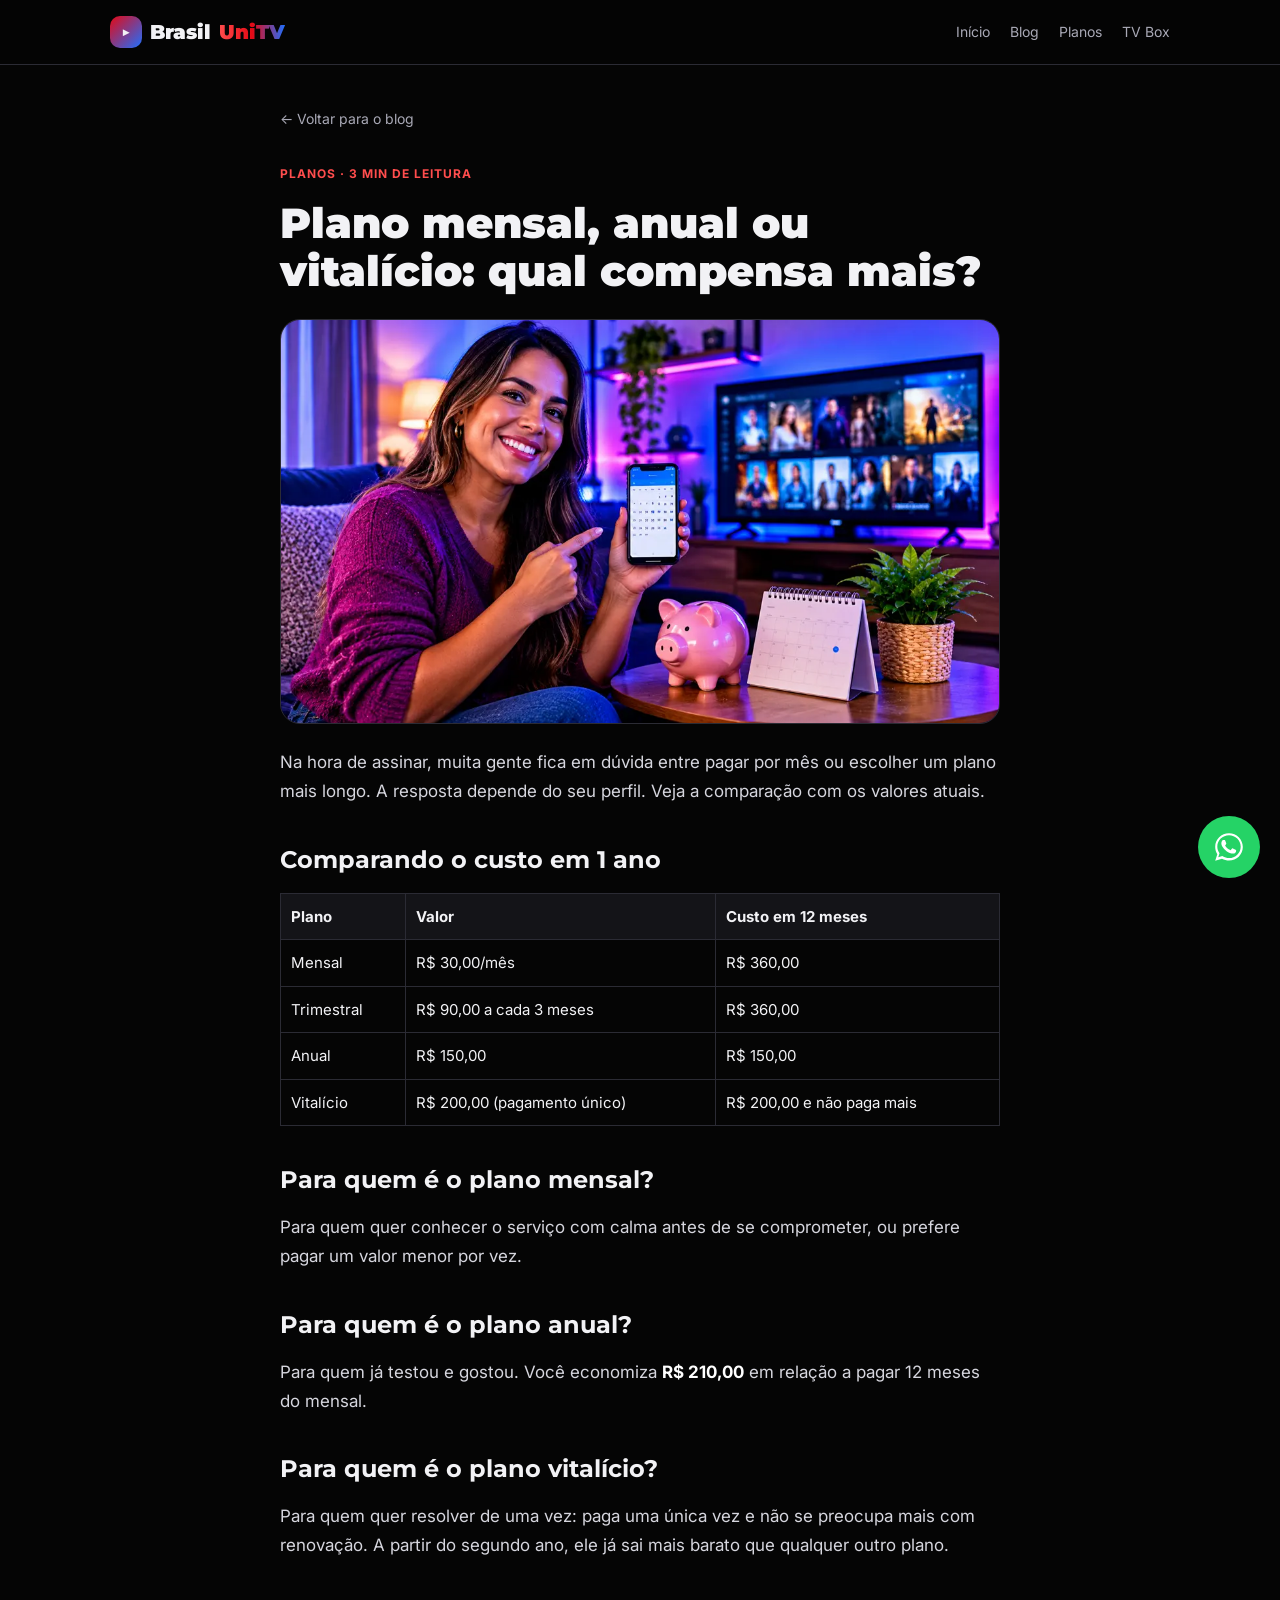
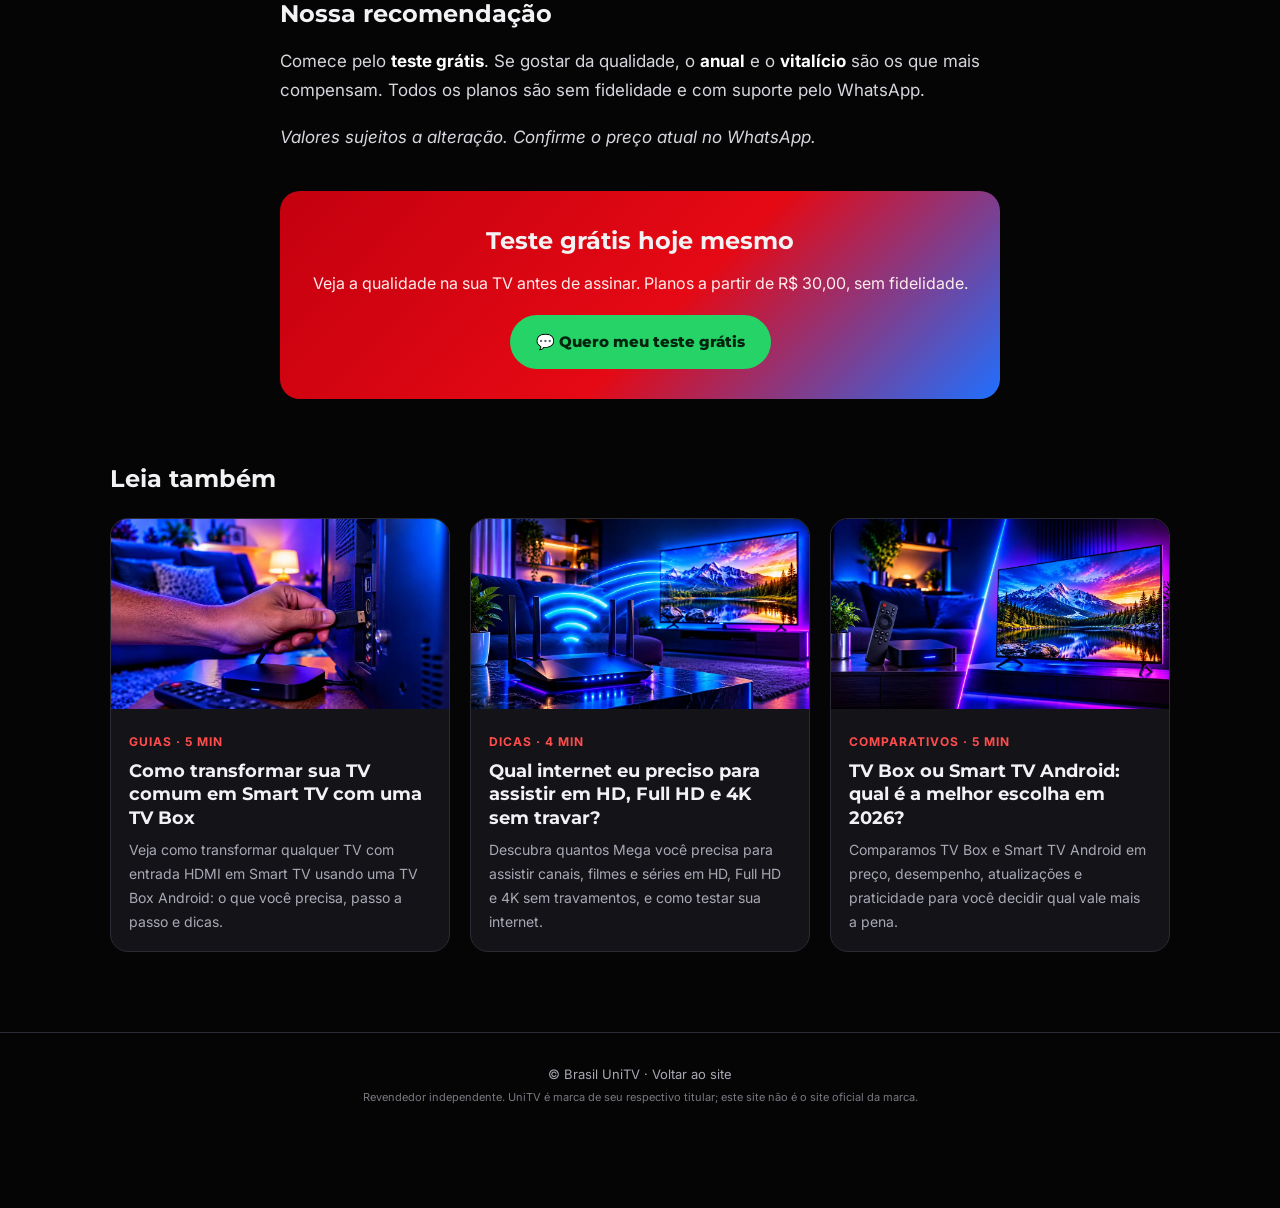
<file: blog/plano-mensal-anual-ou-vitalicio-qual-compensa.html>
<!DOCTYPE html>
<html lang="pt-BR"><head><meta charset="UTF-8"><meta name="viewport" content="width=device-width, initial-scale=1.0">
<title>Plano mensal, anual ou vitalício: qual compensa mais? | Brasil UniTV</title><meta name="description" content="Compare os planos mensal, trimestral, anual e vitalício e descubra qual oferece o melhor custo-benefício para o seu perfil."><meta property="og:title" content="Plano mensal, anual ou vitalício: qual compensa mais? | Brasil UniTV"><meta property="og:description" content="Compare os planos mensal, trimestral, anual e vitalício e descubra qual oferece o melhor custo-benefício para o seu perfil."><meta property="og:type" content="article">
<link href="https://fonts.googleapis.com/css2?family=Montserrat:wght@700;800;900&family=Inter:wght@400;500;600&display=swap" rel="stylesheet"><link rel="stylesheet" href="blog.css"><script type="application/ld+json">{"@context": "https://schema.org", "@type": "Article", "headline": "Plano mensal, anual ou vitalício: qual compensa mais?", "description": "Compare os planos mensal, trimestral, anual e vitalício e descubra qual oferece o melhor custo-benefício para o seu perfil.", "datePublished": "2026-11-23", "author": {"@type": "Organization", "name": "Brasil UniTV"}, "image": "img/artigo-qual-plano-compensa.webp"}</script><script src="/js/stats.js" defer></script></head><body>
<header><div class="wrap nav"><a href="../index.html" class="logo"><span class="star">▶</span>Brasil <span class="grad">UniTV</span></a>
<nav class="menu"><a href="../index.html">Início</a><a href="index.html">Blog</a><a href="../index.html#planos">Planos</a><a href="../index.html#tvbox">TV Box</a></nav></div></header><article><a href="index.html" class="voltar">← Voltar para o blog</a><br><br><span class="meta">Planos · 3 min de leitura</span><h1>Plano mensal, anual ou vitalício: qual compensa mais?</h1>
<div class="ph capa"><img src="img/artigo-qual-plano-compensa.webp" alt="Plano mensal, anual ou vitalício: qual compensa mais?" onerror="this.remove()"></div>
<div class="txt">
<p>Na hora de assinar, muita gente fica em dúvida entre pagar por mês ou escolher um plano mais longo. A resposta depende do seu perfil. Veja a comparação com os valores atuais.</p>
<h2>Comparando o custo em 1 ano</h2>
<table>
<tr><th>Plano</th><th>Valor</th><th>Custo em 12 meses</th></tr>
<tr><td>Mensal</td><td>R$ 30,00/mês</td><td>R$ 360,00</td></tr>
<tr><td>Trimestral</td><td>R$ 90,00 a cada 3 meses</td><td>R$ 360,00</td></tr>
<tr><td>Anual</td><td>R$ 150,00</td><td>R$ 150,00</td></tr>
<tr><td>Vitalício</td><td>R$ 200,00 (pagamento único)</td><td>R$ 200,00 e não paga mais</td></tr>
</table>
<h2>Para quem é o plano mensal?</h2>
<p>Para quem quer conhecer o serviço com calma antes de se comprometer, ou prefere pagar um valor menor por vez.</p>
<h2>Para quem é o plano anual?</h2>
<p>Para quem já testou e gostou. Você economiza <strong>R$ 210,00</strong> em relação a pagar 12 meses do mensal.</p>
<h2>Para quem é o plano vitalício?</h2>
<p>Para quem quer resolver de uma vez: paga uma única vez e não se preocupa mais com renovação. A partir do segundo ano, ele já sai mais barato que qualquer outro plano.</p>
<h2>Nossa recomendação</h2>
<p>Comece pelo <strong>teste grátis</strong>. Se gostar da qualidade, o <strong>anual</strong> e o <strong>vitalício</strong> são os que mais compensam. Todos os planos são sem fidelidade e com suporte pelo WhatsApp.</p>
<p><em>Valores sujeitos a alteração. Confirme o preço atual no WhatsApp.</em></p>
</div>
<div class="cta"><h3>Teste grátis hoje mesmo</h3><p>Veja a qualidade na sua TV antes de assinar. Planos a partir de R$ 30,00, sem fidelidade.</p>
<a class="btn btn-whats" href="https://wa.me/5519996386341?text=Ol%C3%A1%21%20Gostaria%20de%20fazer%20um%20teste%20do%20UniTV" target="_blank" rel="noopener">💬 Quero meu teste grátis</a></div></article>
<section class="rel"><h2>Leia também</h2><div class="grid" style="padding:0"><a class="card" href="como-transformar-tv-comum-em-smart-tv.html"><div class="ph"><img src="img/artigo-tv-comum-smart.webp" alt="Como transformar sua TV comum em Smart TV com uma TV Box" loading="lazy" onerror="this.remove()"></div><div class="in"><span class="meta">Guias · 5 min</span><h3>Como transformar sua TV comum em Smart TV com uma TV Box</h3><p>Veja como transformar qualquer TV com entrada HDMI em Smart TV usando uma TV Box Android: o que você precisa, passo a passo e dicas.</p></div></a><a class="card" href="internet-necessaria-para-assistir-4k-sem-travar.html"><div class="ph"><img src="img/artigo-internet-4k.webp" alt="Qual internet eu preciso para assistir em HD, Full HD e 4K sem travar?" loading="lazy" onerror="this.remove()"></div><div class="in"><span class="meta">Dicas · 4 min</span><h3>Qual internet eu preciso para assistir em HD, Full HD e 4K sem travar?</h3><p>Descubra quantos Mega você precisa para assistir canais, filmes e séries em HD, Full HD e 4K sem travamentos, e como testar sua internet.</p></div></a><a class="card" href="tv-box-ou-smart-tv-android-qual-escolher.html"><div class="ph"><img src="img/artigo-tvbox-vs-smarttv.webp" alt="TV Box ou Smart TV Android: qual é a melhor escolha em 2026?" loading="lazy" onerror="this.remove()"></div><div class="in"><span class="meta">Comparativos · 5 min</span><h3>TV Box ou Smart TV Android: qual é a melhor escolha em 2026?</h3><p>Comparamos TV Box e Smart TV Android em preço, desempenho, atualizações e praticidade para você decidir qual vale mais a pena.</p></div></a></div></section><footer><div class="wrap">© Brasil UniTV · <a href="../index.html">Voltar ao site</a><br><span style="font-size:11px;opacity:.7">Revendedor independente. UniTV é marca de seu respectivo titular; este site não é o site oficial da marca.</span></div></footer>
<a class="whats-float" href="https://wa.me/5519996386341?text=Ol%C3%A1%21%20Vim%20pelo%20blog%20da%20Brasil%20UniTV%20e%20quero%20mais%20informa%C3%A7%C3%B5es." target="_blank" rel="noopener" aria-label="WhatsApp"><svg viewBox="0 0 32 32"><path d="M16 3C8.8 3 3 8.7 3 15.8c0 2.5.7 4.9 2 7L3 29l6.4-2c2 1.1 4.3 1.7 6.6 1.7 7.2 0 13-5.7 13-12.8S23.2 3 16 3zm0 23.4c-2.1 0-4.1-.6-5.9-1.7l-.4-.3-3.8 1.2 1.2-3.7-.3-.4c-1.2-1.8-1.8-3.8-1.8-5.9C5 9.8 9.9 5 16 5s11 4.8 11 10.7-4.9 10.7-11 10.7zm6-8c-.3-.2-2-1-2.3-1.1-.3-.1-.5-.2-.8.2-.2.3-.9 1.1-1.1 1.3-.2.2-.4.2-.7.1-.3-.2-1.4-.5-2.7-1.7-1-.9-1.7-2-1.9-2.3-.2-.3 0-.5.1-.7l.5-.6c.2-.2.2-.3.3-.6.1-.2 0-.4 0-.6l-1-2.5c-.3-.7-.6-.6-.8-.6h-.7c-.2 0-.6.1-.9.4-.3.3-1.2 1.2-1.2 2.9s1.2 3.3 1.4 3.6c.2.2 2.4 3.7 5.9 5.1 2.9 1.1 3.5.9 4.1.9.6-.1 2-.8 2.3-1.6.3-.8.3-1.5.2-1.6-.1-.2-.4-.3-.7-.4z"/></svg></a></body></html>
</file>
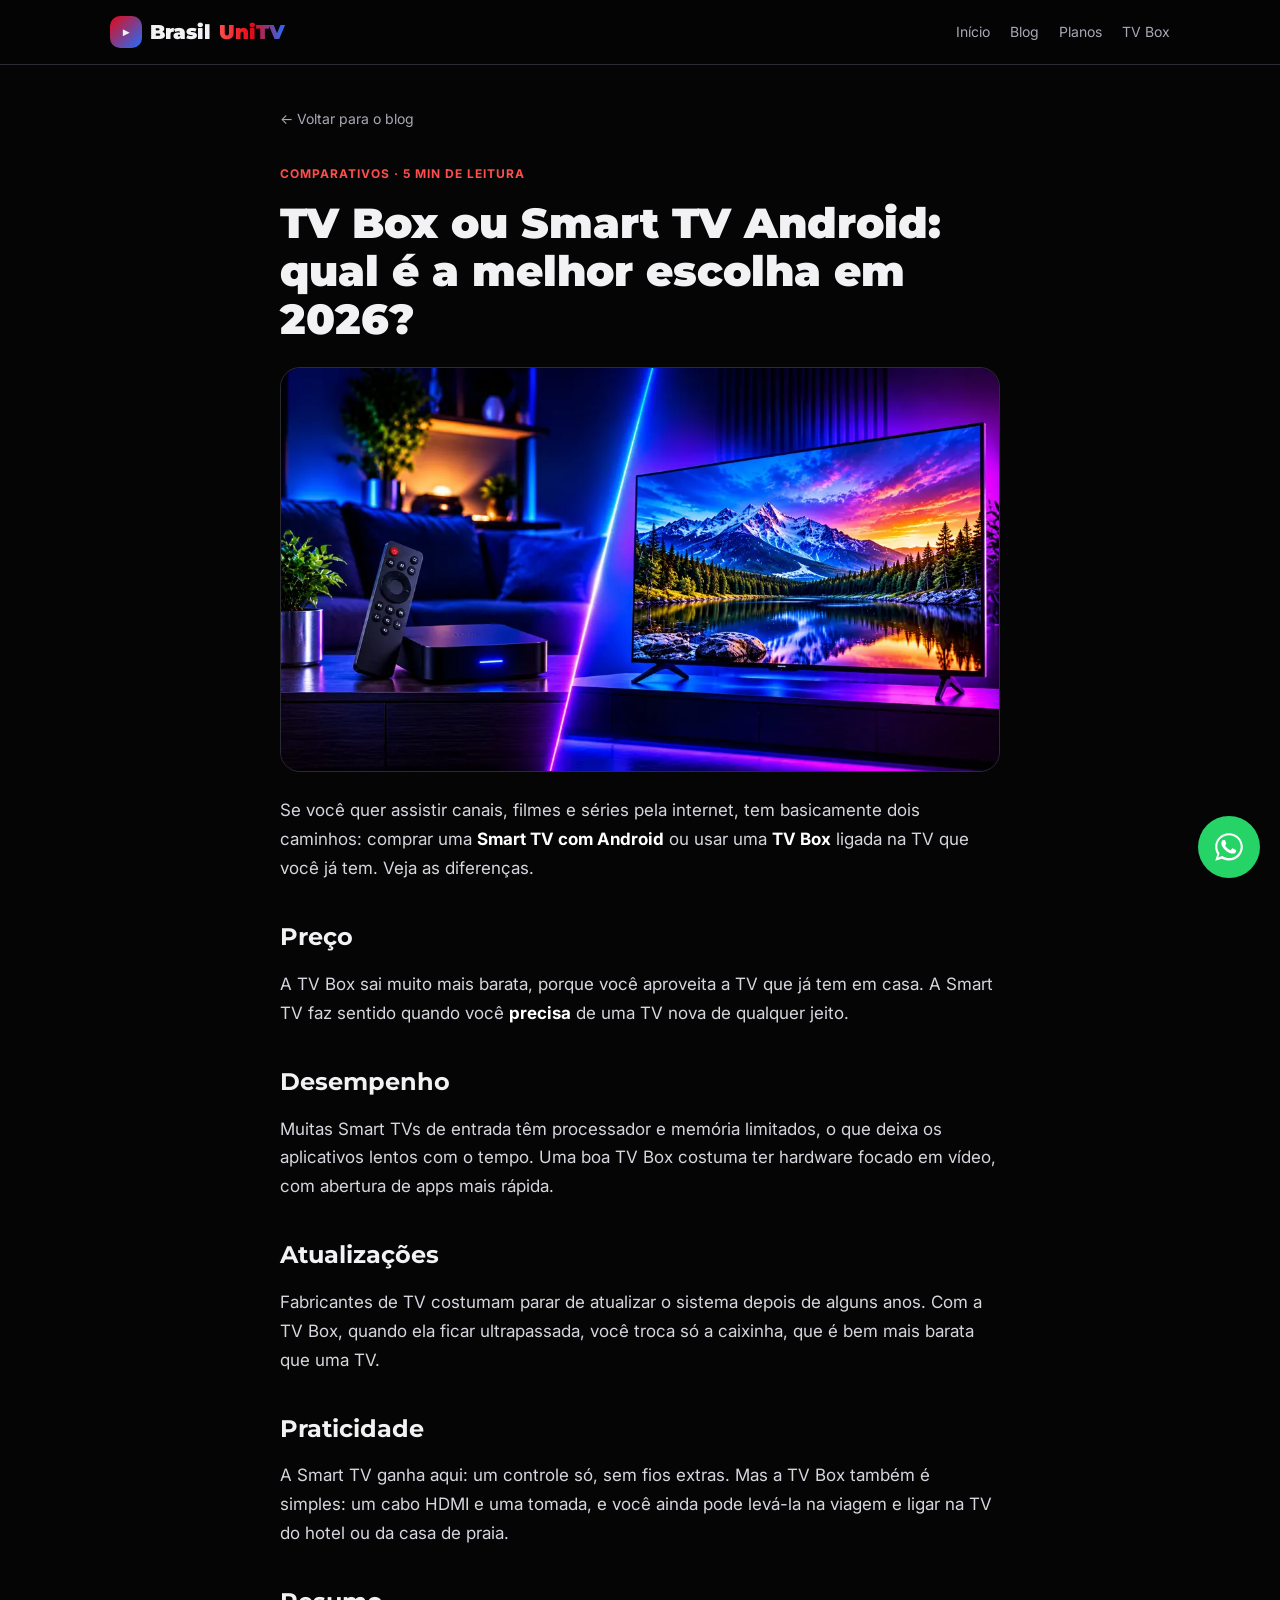
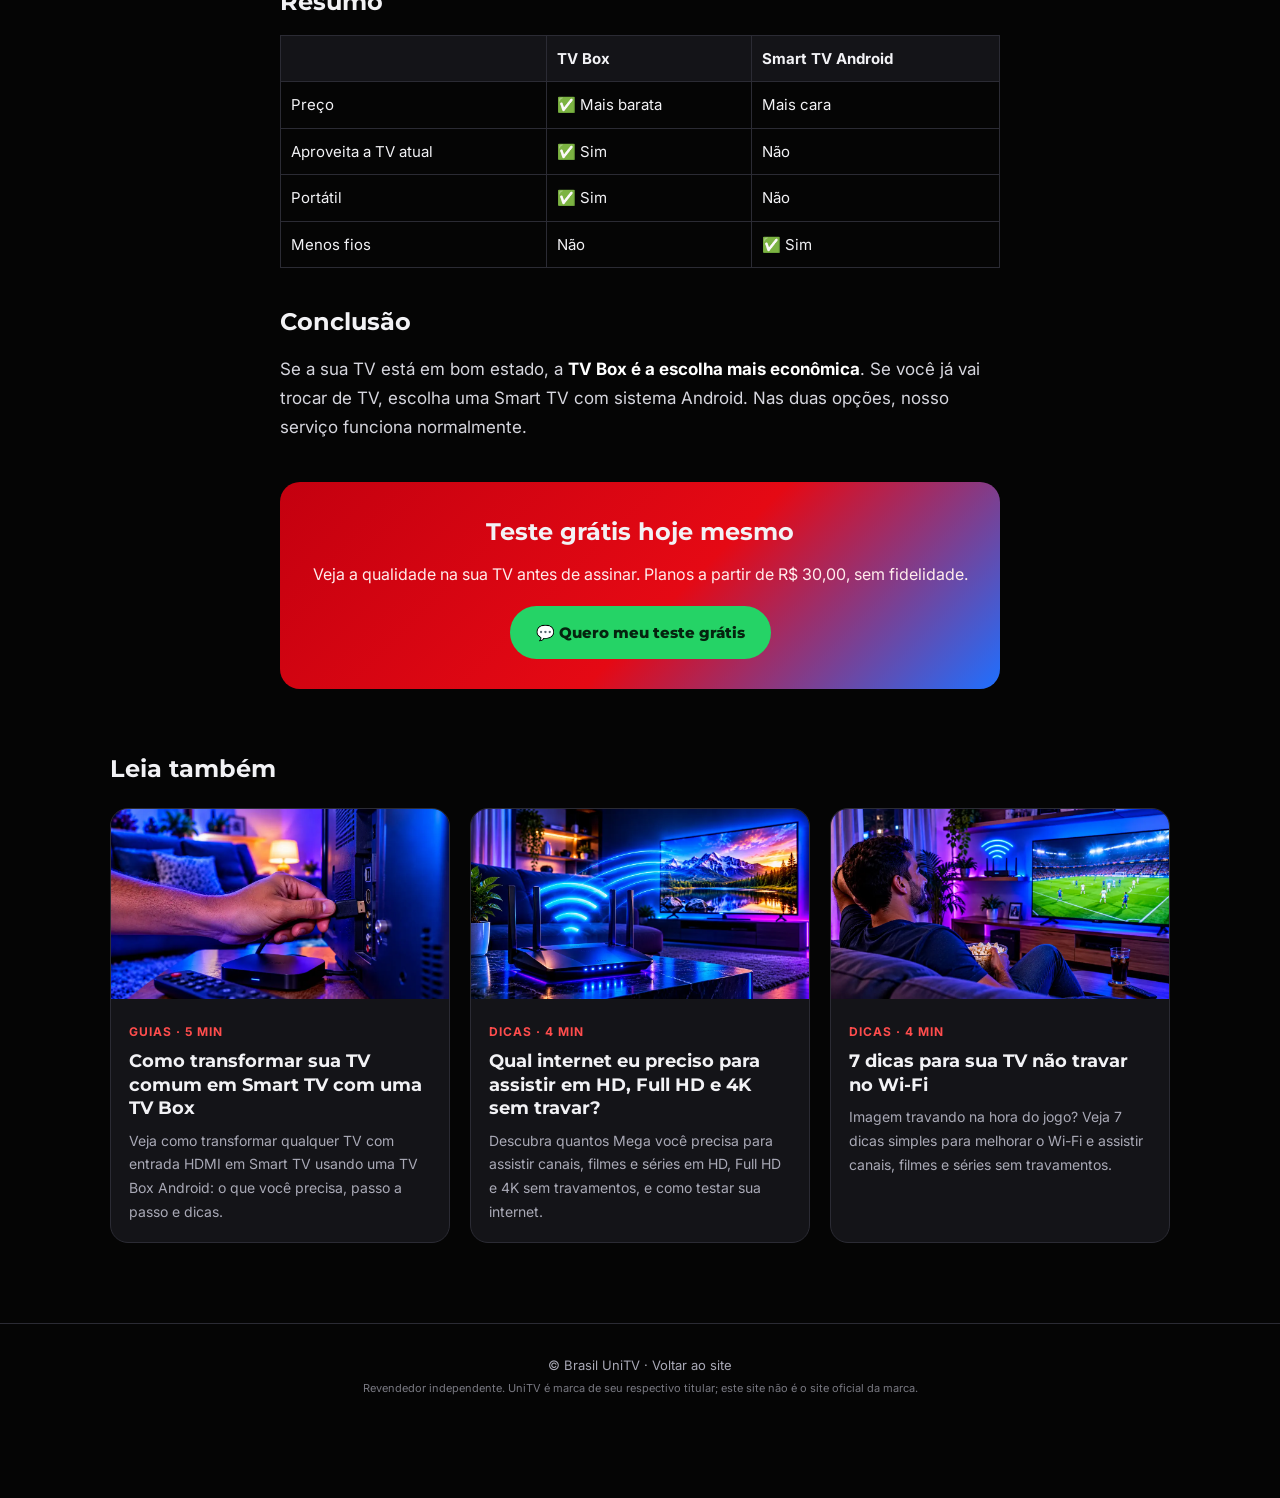
<file: blog/tv-box-ou-smart-tv-android-qual-escolher.html>
<!DOCTYPE html>
<html lang="pt-BR"><head><meta charset="UTF-8"><meta name="viewport" content="width=device-width, initial-scale=1.0">
<title>TV Box ou Smart TV Android: qual é a melhor escolha em 2026? | Brasil UniTV</title><meta name="description" content="Comparamos TV Box e Smart TV Android em preço, desempenho, atualizações e praticidade para você decidir qual vale mais a pena."><meta property="og:title" content="TV Box ou Smart TV Android: qual é a melhor escolha em 2026? | Brasil UniTV"><meta property="og:description" content="Comparamos TV Box e Smart TV Android em preço, desempenho, atualizações e praticidade para você decidir qual vale mais a pena."><meta property="og:type" content="article">
<link href="https://fonts.googleapis.com/css2?family=Montserrat:wght@700;800;900&family=Inter:wght@400;500;600&display=swap" rel="stylesheet"><link rel="stylesheet" href="blog.css"><script type="application/ld+json">{"@context": "https://schema.org", "@type": "Article", "headline": "TV Box ou Smart TV Android: qual é a melhor escolha em 2026?", "description": "Comparamos TV Box e Smart TV Android em preço, desempenho, atualizações e praticidade para você decidir qual vale mais a pena.", "datePublished": "2026-11-23", "author": {"@type": "Organization", "name": "Brasil UniTV"}, "image": "img/artigo-tvbox-vs-smarttv.webp"}</script><script src="/js/stats.js" defer></script></head><body>
<header><div class="wrap nav"><a href="../index.html" class="logo"><span class="star">▶</span>Brasil <span class="grad">UniTV</span></a>
<nav class="menu"><a href="../index.html">Início</a><a href="index.html">Blog</a><a href="../index.html#planos">Planos</a><a href="../index.html#tvbox">TV Box</a></nav></div></header><article><a href="index.html" class="voltar">← Voltar para o blog</a><br><br><span class="meta">Comparativos · 5 min de leitura</span><h1>TV Box ou Smart TV Android: qual é a melhor escolha em 2026?</h1>
<div class="ph capa"><img src="img/artigo-tvbox-vs-smarttv.webp" alt="TV Box ou Smart TV Android: qual é a melhor escolha em 2026?" onerror="this.remove()"></div>
<div class="txt">
<p>Se você quer assistir canais, filmes e séries pela internet, tem basicamente dois caminhos: comprar uma <strong>Smart TV com Android</strong> ou usar uma <strong>TV Box</strong> ligada na TV que você já tem. Veja as diferenças.</p>
<h2>Preço</h2>
<p>A TV Box sai muito mais barata, porque você aproveita a TV que já tem em casa. A Smart TV faz sentido quando você <strong>precisa</strong> de uma TV nova de qualquer jeito.</p>
<h2>Desempenho</h2>
<p>Muitas Smart TVs de entrada têm processador e memória limitados, o que deixa os aplicativos lentos com o tempo. Uma boa TV Box costuma ter hardware focado em vídeo, com abertura de apps mais rápida.</p>
<h2>Atualizações</h2>
<p>Fabricantes de TV costumam parar de atualizar o sistema depois de alguns anos. Com a TV Box, quando ela ficar ultrapassada, você troca só a caixinha, que é bem mais barata que uma TV.</p>
<h2>Praticidade</h2>
<p>A Smart TV ganha aqui: um controle só, sem fios extras. Mas a TV Box também é simples: um cabo HDMI e uma tomada, e você ainda pode levá-la na viagem e ligar na TV do hotel ou da casa de praia.</p>
<h2>Resumo</h2>
<table>
<tr><th></th><th>TV Box</th><th>Smart TV Android</th></tr>
<tr><td>Preço</td><td>✅ Mais barata</td><td>Mais cara</td></tr>
<tr><td>Aproveita a TV atual</td><td>✅ Sim</td><td>Não</td></tr>
<tr><td>Portátil</td><td>✅ Sim</td><td>Não</td></tr>
<tr><td>Menos fios</td><td>Não</td><td>✅ Sim</td></tr>
</table>
<h2>Conclusão</h2>
<p>Se a sua TV está em bom estado, a <strong>TV Box é a escolha mais econômica</strong>. Se você já vai trocar de TV, escolha uma Smart TV com sistema Android. Nas duas opções, nosso serviço funciona normalmente.</p>
</div>
<div class="cta"><h3>Teste grátis hoje mesmo</h3><p>Veja a qualidade na sua TV antes de assinar. Planos a partir de R$ 30,00, sem fidelidade.</p>
<a class="btn btn-whats" href="https://wa.me/5519996386341?text=Ol%C3%A1%21%20Gostaria%20de%20fazer%20um%20teste%20do%20UniTV" target="_blank" rel="noopener">💬 Quero meu teste grátis</a></div></article>
<section class="rel"><h2>Leia também</h2><div class="grid" style="padding:0"><a class="card" href="como-transformar-tv-comum-em-smart-tv.html"><div class="ph"><img src="img/artigo-tv-comum-smart.webp" alt="Como transformar sua TV comum em Smart TV com uma TV Box" loading="lazy" onerror="this.remove()"></div><div class="in"><span class="meta">Guias · 5 min</span><h3>Como transformar sua TV comum em Smart TV com uma TV Box</h3><p>Veja como transformar qualquer TV com entrada HDMI em Smart TV usando uma TV Box Android: o que você precisa, passo a passo e dicas.</p></div></a><a class="card" href="internet-necessaria-para-assistir-4k-sem-travar.html"><div class="ph"><img src="img/artigo-internet-4k.webp" alt="Qual internet eu preciso para assistir em HD, Full HD e 4K sem travar?" loading="lazy" onerror="this.remove()"></div><div class="in"><span class="meta">Dicas · 4 min</span><h3>Qual internet eu preciso para assistir em HD, Full HD e 4K sem travar?</h3><p>Descubra quantos Mega você precisa para assistir canais, filmes e séries em HD, Full HD e 4K sem travamentos, e como testar sua internet.</p></div></a><a class="card" href="dicas-para-tv-nao-travar-no-wifi.html"><div class="ph"><img src="img/artigo-wifi-nao-travar.webp" alt="7 dicas para sua TV não travar no Wi-Fi" loading="lazy" onerror="this.remove()"></div><div class="in"><span class="meta">Dicas · 4 min</span><h3>7 dicas para sua TV não travar no Wi-Fi</h3><p>Imagem travando na hora do jogo? Veja 7 dicas simples para melhorar o Wi-Fi e assistir canais, filmes e séries sem travamentos.</p></div></a></div></section><footer><div class="wrap">© Brasil UniTV · <a href="../index.html">Voltar ao site</a><br><span style="font-size:11px;opacity:.7">Revendedor independente. UniTV é marca de seu respectivo titular; este site não é o site oficial da marca.</span></div></footer>
<a class="whats-float" href="https://wa.me/5519996386341?text=Ol%C3%A1%21%20Vim%20pelo%20blog%20da%20Brasil%20UniTV%20e%20quero%20mais%20informa%C3%A7%C3%B5es." target="_blank" rel="noopener" aria-label="WhatsApp"><svg viewBox="0 0 32 32"><path d="M16 3C8.8 3 3 8.7 3 15.8c0 2.5.7 4.9 2 7L3 29l6.4-2c2 1.1 4.3 1.7 6.6 1.7 7.2 0 13-5.7 13-12.8S23.2 3 16 3zm0 23.4c-2.1 0-4.1-.6-5.9-1.7l-.4-.3-3.8 1.2 1.2-3.7-.3-.4c-1.2-1.8-1.8-3.8-1.8-5.9C5 9.8 9.9 5 16 5s11 4.8 11 10.7-4.9 10.7-11 10.7zm6-8c-.3-.2-2-1-2.3-1.1-.3-.1-.5-.2-.8.2-.2.3-.9 1.1-1.1 1.3-.2.2-.4.2-.7.1-.3-.2-1.4-.5-2.7-1.7-1-.9-1.7-2-1.9-2.3-.2-.3 0-.5.1-.7l.5-.6c.2-.2.2-.3.3-.6.1-.2 0-.4 0-.6l-1-2.5c-.3-.7-.6-.6-.8-.6h-.7c-.2 0-.6.1-.9.4-.3.3-1.2 1.2-1.2 2.9s1.2 3.3 1.4 3.6c.2.2 2.4 3.7 5.9 5.1 2.9 1.1 3.5.9 4.1.9.6-.1 2-.8 2.3-1.6.3-.8.3-1.5.2-1.6-.1-.2-.4-.3-.7-.4z"/></svg></a></body></html>
</file>
<file: blog/blog.css>
*{box-sizing:border-box;margin:0;padding:0}body{font-family:Inter,system-ui,sans-serif;background:#050505;color:#f2f2f5;line-height:1.7}
a{color:inherit;text-decoration:none}h1,h2,h3,.logo,.btn{font-family:Montserrat,sans-serif}
.wrap{max-width:1100px;margin:0 auto;padding:0 20px}.grad{background:linear-gradient(90deg,#ff4d4d,#e50914,#1f6fff);-webkit-background-clip:text;background-clip:text;color:transparent}
header{position:sticky;top:0;z-index:50;background:rgba(5,5,5,.85);backdrop-filter:blur(12px);border-bottom:1px solid #2b2b34}
.nav{display:flex;align-items:center;justify-content:space-between;height:64px}.logo{font-weight:900;font-size:20px;display:flex;align-items:center;gap:8px}
.star{display:inline-grid;place-items:center;width:32px;height:32px;border-radius:10px;background:linear-gradient(135deg,#e50914,#1f6fff);font-size:16px}
.menu{display:flex;gap:20px;font-size:14px;color:#a9a9b6}.menu a:hover{color:#fff}
.btn{display:inline-flex;align-items:center;gap:8px;padding:14px 26px;border-radius:999px;font-weight:800;font-size:15px}
.btn-whats{background:#25d366;color:#05240f}
.ph{position:relative;overflow:hidden;background:linear-gradient(135deg,#1c0a0e,#0a1636)}.ph img{position:absolute;inset:0;width:100%;height:100%;object-fit:cover}
.topo{padding:50px 0 30px;text-align:center}.topo h1{font-size:clamp(30px,5vw,48px);font-weight:900;line-height:1.1;margin-bottom:10px}.topo p{color:#a9a9b6;max-width:640px;margin:0 auto}
.grid{display:grid;grid-template-columns:repeat(3,1fr);gap:20px;padding-bottom:70px}
.card{background:#141418;border:1px solid #2b2b34;border-radius:18px;overflow:hidden;transition:.25s;display:flex;flex-direction:column}.card:hover{transform:translateY(-5px);border-color:#e50914}
.card .ph{aspect-ratio:16/9}.card .in{padding:18px}.card h2,.card h3{font-size:18px;line-height:1.3;margin:6px 0 8px}.card p{color:#a9a9b6;font-size:14px}
.meta{font-size:12px;color:#ff4d4d;font-weight:700;text-transform:uppercase;letter-spacing:1px}
@media(max-width:900px){.grid{grid-template-columns:repeat(2,1fr)}}@media(max-width:600px){.grid{grid-template-columns:1fr}.menu{display:none}}
article{max-width:760px;margin:0 auto;padding:40px 20px 60px}.voltar{color:#a9a9b6;font-size:14px}
article h1{font-size:clamp(28px,5vw,42px);font-weight:900;line-height:1.15;margin:12px 0}
.capa{aspect-ratio:16/9;border-radius:20px;margin:24px 0;border:1px solid #2b2b34}
.txt p,.txt li{font-size:17px;color:#d6d6de}.txt p{margin-bottom:18px}.txt h2{font-size:24px;margin:34px 0 12px}
.txt ul,.txt ol{margin:0 0 18px 22px;display:grid;gap:6px}.txt strong{color:#fff}
.txt table{width:100%;border-collapse:collapse;margin:10px 0 24px;font-size:15px}.txt th,.txt td{border:1px solid #2b2b34;padding:10px;text-align:left}.txt th{background:#141418}
.cta{background:linear-gradient(135deg,#c4000f,#e50914 55%,#1f6fff);border-radius:20px;padding:30px;margin-top:40px;text-align:center}.cta h3{font-size:24px;margin-bottom:8px}.cta p{margin-bottom:18px;color:#ffecec}
.rel{max-width:1100px;margin:0 auto;padding:0 20px 80px}.rel h2{font-size:24px;margin-bottom:18px}
footer{border-top:1px solid #2b2b34;padding:30px 0 100px;text-align:center;color:#a9a9b6;font-size:13px}
.whats-float{position:fixed;right:20px;bottom:22px;z-index:90;width:62px;height:62px;border-radius:50%;background:#25d366;display:grid;place-items:center;animation:pulsa 2s infinite,piscaW 1.2s infinite}
.whats-float svg{width:34px;height:34px;fill:#fff}
@keyframes pulsa{0%{box-shadow:0 0 0 0 rgba(37,211,102,.6)}70%{box-shadow:0 0 0 18px rgba(37,211,102,0)}100%{box-shadow:0 0 0 0 rgba(37,211,102,0)}}
@keyframes piscaW{0%,100%{opacity:1;transform:scale(1)}50%{opacity:.55;transform:scale(1.08)}}
</file>
